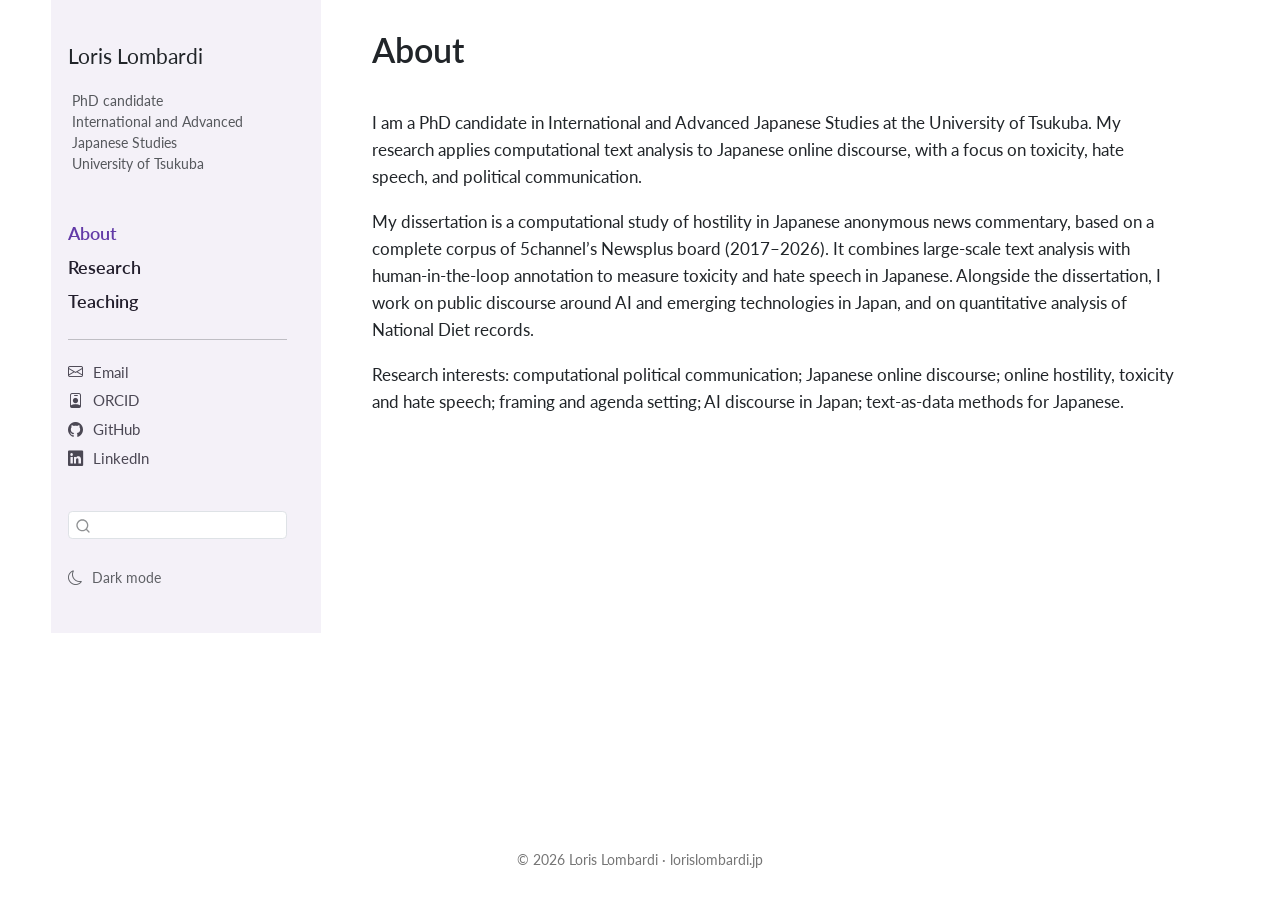
<file: docs/index.html>
<!DOCTYPE html>
<html xmlns="http://www.w3.org/1999/xhtml" lang="en" xml:lang="en"><head>

<meta charset="utf-8">
<meta name="generator" content="quarto-1.10.18">

<meta name="viewport" content="width=device-width, initial-scale=1.0, user-scalable=yes">


<title>About – Loris Lombardi</title>
<style>
/* Default styles provided by pandoc.
** See https://pandoc.org/MANUAL.html#variables-for-html for config info.
*/
span.smallcaps{font-variant: small-caps;}
div.columns{display: flex; gap: 1.5em;}
div.column{flex: auto;}
@media screen {
div.columns{gap: min(4vw, 1.5em);}
div.column{overflow-x: auto;}
}
div.hanging-indent{margin-left: 1.5em; text-indent: -1.5em;}
ul.task-list{list-style: none;}
ul.task-list li input[type="checkbox"] {
  width: 0.8em;
  margin: 0 0.8em 0.2em -1em; /* quarto-specific, see https://github.com/quarto-dev/quarto-cli/issues/4556 */ 
  vertical-align: middle;
}
</style>


<script src="site_libs/quarto-nav/quarto-nav.js"></script>
<script src="site_libs/quarto-nav/headroom.min.js"></script>
<script src="site_libs/clipboard/clipboard.min.js"></script>
<script src="site_libs/quarto-search/autocomplete.umd.js"></script>
<script src="site_libs/quarto-search/fuse.min.js"></script>
<script src="site_libs/quarto-search/quarto-search.js"></script>
<meta name="quarto:offset" content="./">
<script src="site_libs/quarto-html/quarto.js" type="module"></script>
<script src="site_libs/quarto-html/tabsets/tabsets.js" type="module"></script>
<script src="site_libs/quarto-html/popper.min.js"></script>
<script src="site_libs/quarto-html/tippy.umd.min.js"></script>
<script src="site_libs/quarto-html/anchor.min.js"></script>
<link href="site_libs/quarto-html/tippy.css" rel="stylesheet">
<link href="site_libs/quarto-html/quarto-syntax-highlighting-64a204ab8560d761af7679ceaba22944.css" rel="stylesheet" class="quarto-color-scheme" id="quarto-text-highlighting-styles">
<link href="site_libs/quarto-html/quarto-syntax-highlighting-dark-b85bc7c33db8c58e0ec93c3465666fed.css" rel="stylesheet" class="quarto-color-scheme quarto-color-alternate" id="quarto-text-highlighting-styles">
<link href="site_libs/quarto-html/quarto-syntax-highlighting-64a204ab8560d761af7679ceaba22944.css" rel="stylesheet" class="quarto-color-scheme-extra" id="quarto-text-highlighting-styles">
<script src="site_libs/bootstrap/bootstrap.min.js"></script>
<link href="site_libs/bootstrap/bootstrap-icons.css" rel="stylesheet">
<link href="site_libs/bootstrap/bootstrap-3578c9d876ef4ba73c125dac4809cf32.min.css" rel="stylesheet" append-hash="true" class="quarto-color-scheme" id="quarto-bootstrap" data-mode="light">
<link href="site_libs/bootstrap/bootstrap-dark-7be90fed70df897961aa5caa4abe3116.min.css" rel="stylesheet" append-hash="true" class="quarto-color-scheme quarto-color-alternate" id="quarto-bootstrap" data-mode="dark">
<link href="site_libs/bootstrap/bootstrap-3578c9d876ef4ba73c125dac4809cf32.min.css" rel="stylesheet" append-hash="true" class="quarto-color-scheme-extra" id="quarto-bootstrap" data-mode="light">
<script id="quarto-search-options" type="application/json">{
  "location": "sidebar",
  "copy-button": false,
  "collapse-after": 3,
  "panel-placement": "start",
  "type": "textbox",
  "limit": 50,
  "keyboard-shortcut": [
    "f",
    "/",
    "s"
  ],
  "language": {
    "search-no-results-text": "No results",
    "search-matching-documents-text": "matching documents",
    "search-copy-link-title": "Copy link to search",
    "search-hide-matches-text": "Hide additional matches",
    "search-more-match-text": "more match in this document",
    "search-more-matches-text": "more matches in this document",
    "search-clear-button-title": "Clear",
    "search-text-placeholder": "",
    "search-detached-cancel-button-title": "Cancel",
    "search-submit-button-title": "Submit",
    "search-label": "Search"
  }
}</script>


<link rel="stylesheet" href="style.css">
</head>

<body class="nav-sidebar floating fullcontent quarto-light"><script id="quarto-html-before-body" type="application/javascript">
    const toggleBodyColorMode = (bsSheetEl) => {
      const mode = bsSheetEl.getAttribute("data-mode");
      const bodyEl = window.document.querySelector("body");
      if (mode === "dark") {
        bodyEl.classList.add("quarto-dark");
        bodyEl.classList.remove("quarto-light");
      } else {
        bodyEl.classList.add("quarto-light");
        bodyEl.classList.remove("quarto-dark");
      }
    }
    const toggleBodyColorPrimary = () => {
      const bsSheetEl = window.document.querySelector("link#quarto-bootstrap:not([rel=disabled-stylesheet])");
      if (bsSheetEl) {
        toggleBodyColorMode(bsSheetEl);
      }
    }
    const setColorSchemeToggle = (alternate) => {
      const toggles = window.document.querySelectorAll('.quarto-color-scheme-toggle');
      for (let i=0; i < toggles.length; i++) {
        const toggle = toggles[i];
        if (toggle) {
          if (alternate) {
            toggle.classList.add("alternate");
          } else {
            toggle.classList.remove("alternate");
          }
        }
      }
    };
    const toggleColorMode = (alternate) => {
      // Switch the stylesheets
      const primaryStylesheets = window.document.querySelectorAll('link.quarto-color-scheme:not(.quarto-color-alternate)');
      const alternateStylesheets = window.document.querySelectorAll('link.quarto-color-scheme.quarto-color-alternate');
      manageTransitions('#quarto-margin-sidebar .nav-link', false);
      if (alternate) {
        // note: dark is layered on light, we don't disable primary!
        enableStylesheet(alternateStylesheets);
        for (const sheetNode of alternateStylesheets) {
          if (sheetNode.id === "quarto-bootstrap") {
            toggleBodyColorMode(sheetNode);
          }
        }
      } else {
        disableStylesheet(alternateStylesheets);
        enableStylesheet(primaryStylesheets)
        toggleBodyColorPrimary();
      }
      manageTransitions('#quarto-margin-sidebar .nav-link', true);
      // Switch the toggles
      setColorSchemeToggle(alternate)
      // Hack to workaround the fact that safari doesn't
      // properly recolor the scrollbar when toggling (#1455)
      if (navigator.userAgent.indexOf('Safari') > 0 && navigator.userAgent.indexOf('Chrome') == -1) {
        manageTransitions("body", false);
        window.scrollTo(0, 1);
        setTimeout(() => {
          window.scrollTo(0, 0);
          manageTransitions("body", true);
        }, 40);
      }
    }
    const disableStylesheet = (stylesheets) => {
      for (let i=0; i < stylesheets.length; i++) {
        const stylesheet = stylesheets[i];
        stylesheet.rel = 'disabled-stylesheet';
      }
    }
    const enableStylesheet = (stylesheets) => {
      for (let i=0; i < stylesheets.length; i++) {
        const stylesheet = stylesheets[i];
        if(stylesheet.rel !== 'stylesheet') { // for Chrome, which will still FOUC without this check
          stylesheet.rel = 'stylesheet';
        }
      }
    }
    const manageTransitions = (selector, allowTransitions) => {
      const els = window.document.querySelectorAll(selector);
      for (let i=0; i < els.length; i++) {
        const el = els[i];
        if (allowTransitions) {
          el.classList.remove('notransition');
        } else {
          el.classList.add('notransition');
        }
      }
    }
    const isFileUrl = () => {
      return window.location.protocol === 'file:';
    }
    const hasAlternateSentinel = () => {
      let styleSentinel = getColorSchemeSentinel();
      if (styleSentinel !== null) {
        return styleSentinel === "alternate";
      } else {
        return false;
      }
    }
    const setStyleSentinel = (alternate) => {
      const value = alternate ? "alternate" : "default";
      if (!isFileUrl()) {
        window.localStorage.setItem("quarto-color-scheme", value);
      } else {
        localAlternateSentinel = value;
      }
    }
    const getColorSchemeSentinel = () => {
      if (!isFileUrl()) {
        const storageValue = window.localStorage.getItem("quarto-color-scheme");
        return storageValue != null ? storageValue : localAlternateSentinel;
      } else {
        return localAlternateSentinel;
      }
    }
    const toggleGiscusIfUsed = (isAlternate, darkModeDefault) => {
      const baseTheme = document.querySelector('#giscus-base-theme')?.value ?? 'light';
      const alternateTheme = document.querySelector('#giscus-alt-theme')?.value ?? 'dark';
      let newTheme = '';
      if(authorPrefersDark) {
        newTheme = isAlternate ? baseTheme : alternateTheme;
      } else {
        newTheme = isAlternate ? alternateTheme : baseTheme;
      }
      const changeGiscusTheme = () => {
        // From: https://github.com/giscus/giscus/issues/336
        const sendMessage = (message) => {
          const iframe = document.querySelector('iframe.giscus-frame');
          if (!iframe) return;
          iframe.contentWindow.postMessage({ giscus: message }, 'https://giscus.app');
        }
        sendMessage({
          setConfig: {
            theme: newTheme
          }
        });
      }
      const isGiscussLoaded = window.document.querySelector('iframe.giscus-frame') !== null;
      if (isGiscussLoaded) {
        changeGiscusTheme();
      }
    };
    const authorPrefersDark = false;
    const darkModeDefault = authorPrefersDark;
      document.querySelector('link#quarto-text-highlighting-styles.quarto-color-scheme-extra').rel = 'disabled-stylesheet';
      document.querySelector('link#quarto-bootstrap.quarto-color-scheme-extra').rel = 'disabled-stylesheet';
    let localAlternateSentinel = darkModeDefault ? 'alternate' : 'default';
    // Dark / light mode switch
    window.quartoToggleColorScheme = () => {
      // Read the current dark / light value
      let toAlternate = !hasAlternateSentinel();
      toggleColorMode(toAlternate);
      setStyleSentinel(toAlternate);
      toggleGiscusIfUsed(toAlternate, darkModeDefault);
      window.dispatchEvent(new Event('resize'));
    };
    // Switch to dark mode if need be
    if (hasAlternateSentinel()) {
      toggleColorMode(true);
    } else {
      toggleColorMode(false);
    }
  </script>

<div id="quarto-search-results"></div>
  <header id="quarto-header" class="headroom fixed-top">
  <nav class="quarto-secondary-nav">
    <div class="container-fluid d-flex">
      <button type="button" class="quarto-btn-toggle btn" data-bs-toggle="collapse" role="button" data-bs-target=".quarto-sidebar-collapse-item" aria-controls="quarto-sidebar" aria-expanded="false" aria-label="Toggle sidebar navigation" onclick="if (window.quartoToggleHeadroom) { window.quartoToggleHeadroom(); }">
        <i class="bi bi-layout-text-sidebar-reverse"></i>
      </button>
        <nav class="quarto-page-breadcrumbs" aria-label="breadcrumb"><ol class="breadcrumb"><li class="breadcrumb-item"><a href="./index.html">About</a></li></ol></nav>
        <a class="flex-grow-1" role="navigation" data-bs-toggle="collapse" data-bs-target=".quarto-sidebar-collapse-item" aria-controls="quarto-sidebar" aria-expanded="false" aria-label="Toggle sidebar navigation" onclick="if (window.quartoToggleHeadroom) { window.quartoToggleHeadroom(); }">      
        </a>
      <button type="button" class="btn quarto-search-button" aria-label="Search" onclick="window.quartoOpenSearch();">
        <i class="bi bi-search"></i>
      </button>
    </div>
  </nav>
</header>
<!-- content -->
<div id="quarto-content" class="quarto-container page-columns page-rows-contents page-layout-article">
<!-- sidebar -->
  <nav id="quarto-sidebar" class="sidebar collapse collapse-horizontal quarto-sidebar-collapse-item sidebar-navigation floating overflow-auto"><div class="quarto-sidebar-header"><div class="sidebar-header-item">
<div class="profile">
<div class="portrait" aria-hidden="true">

</div>
<p class="profile-role">
PhD candidate<br>International and Advanced Japanese Studies<br>University of Tsukuba
</p>
</div>
</div></div>
    <div class="pt-lg-2 mt-2 text-left sidebar-header">
    <div class="sidebar-title mb-0 py-0">
      <a href="./">Loris Lombardi</a> 
        <div class="sidebar-tools-main">
  <a href="" class="quarto-color-scheme-toggle quarto-navigation-tool  px-1" onclick="window.quartoToggleColorScheme(); return false;" title="Toggle dark mode"><i class="bi"></i></a>
</div>
    </div>
      </div>
        <div class="mt-2 flex-shrink-0 align-items-center">
        <div class="sidebar-search">
        <div id="quarto-search" class="" title="Search"></div>
        </div>
        </div>
    <div class="sidebar-menu-container"> 
    <ul class="list-unstyled mt-1">
        <li class="sidebar-item">
  <div class="sidebar-item-container"> 
  <a href="./index.html" class="sidebar-item-text sidebar-link active">
 <span class="menu-text">About</span></a>
  </div>
</li>
        <li class="sidebar-item">
  <div class="sidebar-item-container"> 
  <a href="./research.html" class="sidebar-item-text sidebar-link">
 <span class="menu-text">Research</span></a>
  </div>
</li>
        <li class="sidebar-item">
  <div class="sidebar-item-container"> 
  <a href="./teaching.html" class="sidebar-item-text sidebar-link">
 <span class="menu-text">Teaching</span></a>
  </div>
</li>
        <li class="px-0"><hr class="sidebar-divider hi "></li>
        <li class="sidebar-item">
  <div class="sidebar-item-container"> 
  <a href="mailto:loris.lombardi.jp@gmail.com" class="sidebar-item-text sidebar-link"><i class="bi bi-envelope" role="img">
</i> 
 <span class="menu-text">Email</span></a>
  </div>
</li>
        <li class="sidebar-item">
  <div class="sidebar-item-container"> 
  <a href="https://orcid.org/0009-0002-4915-1750" class="sidebar-item-text sidebar-link"><i class="bi bi-person-badge" role="img">
</i> 
 <span class="menu-text">ORCID</span></a>
  </div>
</li>
        <li class="sidebar-item">
  <div class="sidebar-item-container"> 
  <a href="https://github.com/lolonifuji" class="sidebar-item-text sidebar-link"><i class="bi bi-github" role="img">
</i> 
 <span class="menu-text">GitHub</span></a>
  </div>
</li>
        <li class="sidebar-item">
  <div class="sidebar-item-container"> 
  <a href="https://www.linkedin.com/in/lorislombardi" class="sidebar-item-text sidebar-link"><i class="bi bi-linkedin" role="img">
</i> 
 <span class="menu-text">LinkedIn</span></a>
  </div>
</li>
    </ul>
    </div>
<div class="quarto-sidebar-footer"><div class="sidebar-footer-item">
<div class="theme-switch">
<p><a href="#" class="theme-toggle" role="button" aria-label="Toggle dark mode" onclick="window.quartoToggleColorScheme(); return false;"><span class="to-dark"><i class="bi bi-moon"></i> Dark mode</span><span class="to-light"><i class="bi bi-sun"></i> Light mode</span></a></p>
</div>
</div></div></nav>
<div id="quarto-sidebar-glass" class="quarto-sidebar-collapse-item" data-bs-toggle="collapse" data-bs-target=".quarto-sidebar-collapse-item"></div>
<!-- margin-sidebar -->
    
<!-- main -->
<main class="content" id="quarto-document-content">


<header id="title-block-header" class="quarto-title-block default">
<div class="quarto-title">
<h1 class="title">About</h1>
</div>



<div class="quarto-title-meta">

    
  
    
  </div>
  


</header>


<p>I am a PhD candidate in International and Advanced Japanese Studies at the University of Tsukuba. My research applies computational text analysis to Japanese online discourse, with a focus on toxicity, hate speech, and political communication.</p>
<p>My dissertation is a computational study of hostility in Japanese anonymous news commentary, based on a complete corpus of 5channel’s Newsplus board (2017–2026). It combines large-scale text analysis with human-in-the-loop annotation to measure toxicity and hate speech in Japanese. Alongside the dissertation, I work on public discourse around AI and emerging technologies in Japan, and on quantitative analysis of National Diet records.</p>
<p>Research interests: computational political communication; Japanese online discourse; online hostility, toxicity and hate speech; framing and agenda setting; AI discourse in Japan; text-as-data methods for Japanese.</p>



</main> <!-- /main -->
<script id="quarto-html-after-body" type="application/javascript">
  window.document.addEventListener("DOMContentLoaded", function (event) {
    // Ensure there is a toggle, if there isn't float one in the top right
    if (window.document.querySelector('.quarto-color-scheme-toggle') === null) {
      const a = window.document.createElement('a');
      a.classList.add('top-right');
      a.classList.add('quarto-color-scheme-toggle');
      a.href = "";
      a.onclick = function() { try { window.quartoToggleColorScheme(); } catch {} return false; };
      const i = window.document.createElement("i");
      i.classList.add('bi');
      a.appendChild(i);
      window.document.body.appendChild(a);
    }
    setColorSchemeToggle(hasAlternateSentinel())
    const icon = "";
    const anchorJS = new window.AnchorJS();
    anchorJS.options = {
      placement: 'right',
      icon: icon
    };
    anchorJS.add('.anchored');
    const isCodeAnnotation = (el) => {
      for (const clz of el.classList) {
        if (clz.startsWith('code-annotation-')) {                     
          return true;
        }
      }
      return false;
    }
    const onCopySuccess = function(e) {
      // button target
      const button = e.trigger;
      // don't keep focus
      button.blur();
      // flash "checked"
      button.classList.add('code-copy-button-checked');
      var currentTitle = button.getAttribute("title");
      button.setAttribute("title", "Copied!");
      let tooltip;
      if (window.bootstrap) {
        button.setAttribute("data-bs-toggle", "tooltip");
        button.setAttribute("data-bs-placement", "left");
        button.setAttribute("data-bs-title", "Copied!");
        tooltip = new bootstrap.Tooltip(button, 
          { trigger: "manual", 
            customClass: "code-copy-button-tooltip",
            offset: [0, -8]});
        tooltip.show();    
      }
      setTimeout(function() {
        if (tooltip) {
          tooltip.hide();
          button.removeAttribute("data-bs-title");
          button.removeAttribute("data-bs-toggle");
          button.removeAttribute("data-bs-placement");
        }
        button.setAttribute("title", currentTitle);
        button.classList.remove('code-copy-button-checked');
      }, 1000);
      // clear code selection
      e.clearSelection();
    }
    const getTextToCopy = function(trigger) {
      const outerScaffold = trigger.parentElement.cloneNode(true);
      const codeEl = outerScaffold.querySelector('code');
      for (const childEl of codeEl.children) {
        if (isCodeAnnotation(childEl)) {
          childEl.remove();
        }
      }
      return codeEl.innerText;
    }
    const clipboard = new window.ClipboardJS('.code-copy-button:not([data-in-quarto-modal])', {
      text: getTextToCopy
    });
    clipboard.on('success', onCopySuccess);
    if (window.document.getElementById('quarto-embedded-source-code-modal')) {
      const clipboardModal = new window.ClipboardJS('.code-copy-button[data-in-quarto-modal]', {
        text: getTextToCopy,
        container: window.document.getElementById('quarto-embedded-source-code-modal')
      });
      clipboardModal.on('success', onCopySuccess);
    }
      var localhostRegex = new RegExp(/^(?:http|https):\/\/localhost\:?[0-9]*\//);
      var mailtoRegex = new RegExp(/^mailto:/);
        var filterRegex = new RegExp("https:\/\/lorislombardi\.jp");
      var isInternal = (href) => {
          return filterRegex.test(href) || localhostRegex.test(href) || mailtoRegex.test(href);
      }
      // Inspect non-navigation links and adorn them if external
     var links = window.document.querySelectorAll('a[href]:not(.nav-link):not(.navbar-brand):not(.toc-action):not(.sidebar-link):not(.sidebar-item-toggle):not(.pagination-link):not(.no-external):not([aria-hidden]):not(.dropdown-item):not(.quarto-navigation-tool):not(.about-link)');
      for (var i=0; i<links.length; i++) {
        const link = links[i];
        if (!isInternal(link.href)) {
          // undo the damage that might have been done by quarto-nav.js in the case of
          // links that we want to consider external
          if (link.dataset.originalHref !== undefined) {
            link.href = link.dataset.originalHref;
          }
        }
      }
    function tippyHover(el, contentFn, onTriggerFn, onUntriggerFn) {
      const config = {
        allowHTML: true,
        maxWidth: 500,
        delay: 100,
        arrow: false,
        appendTo: function(el) {
            return el.parentElement;
        },
        interactive: true,
        interactiveBorder: 10,
        theme: 'quarto',
        placement: 'bottom-start',
      };
      if (contentFn) {
        config.content = contentFn;
      }
      if (onTriggerFn) {
        config.onTrigger = onTriggerFn;
      }
      if (onUntriggerFn) {
        config.onUntrigger = onUntriggerFn;
      }
      window.tippy(el, config); 
    }
    const noterefs = window.document.querySelectorAll('a[role="doc-noteref"]');
    for (var i=0; i<noterefs.length; i++) {
      const ref = noterefs[i];
      tippyHover(ref, function() {
        // use id or data attribute instead here
        let href = ref.getAttribute('data-footnote-href') || ref.getAttribute('href');
        try { href = new URL(href).hash; } catch {}
        const id = href.replace(/^#\/?/, "");
        const note = window.document.getElementById(id);
        if (note) {
          return note.innerHTML;
        } else {
          return "";
        }
      });
    }
    const xrefs = window.document.querySelectorAll('a.quarto-xref');
    const processXRef = (id, note) => {
      // Strip column container classes
      const stripColumnClz = (el) => {
        el.classList.remove("page-full", "page-columns");
        if (el.children) {
          for (const child of el.children) {
            stripColumnClz(child);
          }
        }
      }
      stripColumnClz(note)
      if (id === null || id.startsWith('sec-')) {
        // Special case sections, only their first couple elements
        const container = document.createElement("div");
        if (note.children && note.children.length > 2) {
          container.appendChild(note.children[0].cloneNode(true));
          for (let i = 1; i < note.children.length; i++) {
            const child = note.children[i];
            if (child.tagName === "P" && child.innerText === "") {
              continue;
            } else {
              container.appendChild(child.cloneNode(true));
              break;
            }
          }
          if (window.Quarto?.typesetMath) {
            window.Quarto.typesetMath(container);
          }
          return container.innerHTML
        } else {
          if (window.Quarto?.typesetMath) {
            window.Quarto.typesetMath(note);
          }
          return note.innerHTML;
        }
      } else {
        // Remove any anchor links if they are present
        const anchorLink = note.querySelector('a.anchorjs-link');
        if (anchorLink) {
          anchorLink.remove();
        }
        if (window.Quarto?.typesetMath) {
          window.Quarto.typesetMath(note);
        }
        if (note.classList.contains("callout")) {
          return note.outerHTML;
        } else {
          return note.innerHTML;
        }
      }
    }
    for (var i=0; i<xrefs.length; i++) {
      const xref = xrefs[i];
      tippyHover(xref, undefined, function(instance) {
        instance.disable();
        let url = xref.getAttribute('href');
        let hash = undefined; 
        if (url.startsWith('#')) {
          hash = url;
        } else {
          try { hash = new URL(url).hash; } catch {}
        }
        if (hash) {
          const id = hash.replace(/^#\/?/, "");
          const note = window.document.getElementById(id);
          if (note !== null) {
            try {
              const html = processXRef(id, note.cloneNode(true));
              instance.setContent(html);
            } finally {
              instance.enable();
              instance.show();
            }
          } else {
            // See if we can fetch this
            fetch(url.split('#')[0])
            .then(res => res.text())
            .then(html => {
              const parser = new DOMParser();
              const htmlDoc = parser.parseFromString(html, "text/html");
              const note = htmlDoc.getElementById(id);
              if (note !== null) {
                const html = processXRef(id, note);
                instance.setContent(html);
              } 
            }).finally(() => {
              instance.enable();
              instance.show();
            });
          }
        } else {
          // See if we can fetch a full url (with no hash to target)
          // This is a special case and we should probably do some content thinning / targeting
          fetch(url)
          .then(res => res.text())
          .then(html => {
            const parser = new DOMParser();
            const htmlDoc = parser.parseFromString(html, "text/html");
            const note = htmlDoc.querySelector('main.content');
            if (note !== null) {
              // This should only happen for chapter cross references
              // (since there is no id in the URL)
              // remove the first header
              if (note.children.length > 0 && note.children[0].tagName === "HEADER") {
                note.children[0].remove();
              }
              const html = processXRef(null, note);
              instance.setContent(html);
            } 
          }).finally(() => {
            instance.enable();
            instance.show();
          });
        }
      }, function(instance) {
      });
    }
        let selectedAnnoteEl;
        const selectorForAnnotation = ( cell, annotation) => {
          let cellAttr = 'data-code-cell="' + cell + '"';
          let lineAttr = 'data-code-annotation="' +  annotation + '"';
          const selector = 'span[' + cellAttr + '][' + lineAttr + ']';
          return selector;
        }
        const selectCodeLines = (annoteEl) => {
          const doc = window.document;
          const targetCell = annoteEl.getAttribute("data-target-cell");
          const targetAnnotation = annoteEl.getAttribute("data-target-annotation");
          const annoteSpan = window.document.querySelector(selectorForAnnotation(targetCell, targetAnnotation));
          const lines = annoteSpan.getAttribute("data-code-lines").split(",");
          const lineIds = lines.map((line) => {
            return targetCell + "-" + line;
          })
          let top = null;
          let height = null;
          let parent = null;
          if (lineIds.length > 0) {
              //compute the position of the single el (top and bottom and make a div)
              const el = window.document.getElementById(lineIds[0]);
              top = el.offsetTop;
              height = el.offsetHeight;
              parent = el.parentElement.parentElement;
            if (lineIds.length > 1) {
              const lastEl = window.document.getElementById(lineIds[lineIds.length - 1]);
              const bottom = lastEl.offsetTop + lastEl.offsetHeight;
              height = bottom - top;
            }
            if (top !== null && height !== null && parent !== null) {
              // cook up a div (if necessary) and position it 
              let div = window.document.getElementById("code-annotation-line-highlight");
              if (div === null) {
                div = window.document.createElement("div");
                div.setAttribute("id", "code-annotation-line-highlight");
                div.style.position = 'absolute';
                parent.appendChild(div);
              }
              div.style.top = top - 2 + "px";
              div.style.height = height + 4 + "px";
              div.style.left = 0;
              let gutterDiv = window.document.getElementById("code-annotation-line-highlight-gutter");
              if (gutterDiv === null) {
                gutterDiv = window.document.createElement("div");
                gutterDiv.setAttribute("id", "code-annotation-line-highlight-gutter");
                gutterDiv.style.position = 'absolute';
                const codeCell = window.document.getElementById(targetCell);
                const gutter = codeCell.querySelector('.code-annotation-gutter');
                gutter.appendChild(gutterDiv);
              }
              gutterDiv.style.top = top - 2 + "px";
              gutterDiv.style.height = height + 4 + "px";
            }
            selectedAnnoteEl = annoteEl;
          }
        };
        const unselectCodeLines = () => {
          const elementsIds = ["code-annotation-line-highlight", "code-annotation-line-highlight-gutter"];
          elementsIds.forEach((elId) => {
            const div = window.document.getElementById(elId);
            if (div) {
              div.remove();
            }
          });
          selectedAnnoteEl = undefined;
        };
          // Handle positioning of the toggle
      window.addEventListener(
        "resize",
        throttle(() => {
          elRect = undefined;
          if (selectedAnnoteEl) {
            selectCodeLines(selectedAnnoteEl);
          }
        }, 10)
      );
      function throttle(fn, ms) {
      let throttle = false;
      let timer;
        return (...args) => {
          if(!throttle) { // first call gets through
              fn.apply(this, args);
              throttle = true;
          } else { // all the others get throttled
              if(timer) clearTimeout(timer); // cancel #2
              timer = setTimeout(() => {
                fn.apply(this, args);
                timer = throttle = false;
              }, ms);
          }
        };
      }
        // Attach click handler to the DT
        const annoteDls = window.document.querySelectorAll('dt[data-target-cell]');
        for (const annoteDlNode of annoteDls) {
          annoteDlNode.addEventListener('click', (event) => {
            const clickedEl = event.target;
            if (clickedEl !== selectedAnnoteEl) {
              unselectCodeLines();
              const activeEl = window.document.querySelector('dt[data-target-cell].code-annotation-active');
              if (activeEl) {
                activeEl.classList.remove('code-annotation-active');
              }
              selectCodeLines(clickedEl);
              clickedEl.classList.add('code-annotation-active');
            } else {
              // Unselect the line
              unselectCodeLines();
              clickedEl.classList.remove('code-annotation-active');
            }
          });
        }
    const findCites = (el) => {
      const parentEl = el.parentElement;
      if (parentEl) {
        const cites = parentEl.dataset.cites;
        if (cites) {
          return {
            el,
            cites: cites.split(' ')
          };
        } else {
          return findCites(el.parentElement)
        }
      } else {
        return undefined;
      }
    };
    var bibliorefs = window.document.querySelectorAll('a[role="doc-biblioref"]');
    for (var i=0; i<bibliorefs.length; i++) {
      const ref = bibliorefs[i];
      const citeInfo = findCites(ref);
      if (citeInfo) {
        tippyHover(citeInfo.el, function() {
          var popup = window.document.createElement('div');
          citeInfo.cites.forEach(function(cite) {
            var citeDiv = window.document.createElement('div');
            citeDiv.classList.add('hanging-indent');
            citeDiv.classList.add('csl-entry');
            var biblioDiv = window.document.getElementById('ref-' + cite);
            if (biblioDiv) {
              citeDiv.innerHTML = biblioDiv.innerHTML;
            }
            popup.appendChild(citeDiv);
          });
          return popup.innerHTML;
        });
      }
    }
  });
  </script>
</div> <!-- /content -->
<footer class="footer">
  <div class="nav-footer">
    <div class="nav-footer-left">
      &nbsp;
    </div>   
    <div class="nav-footer-center">
<p>© 2026 Loris Lombardi · lorislombardi.jp</p>
</div>
    <div class="nav-footer-right">
      &nbsp;
    </div>
  </div>
</footer>




</body></html>
</file>
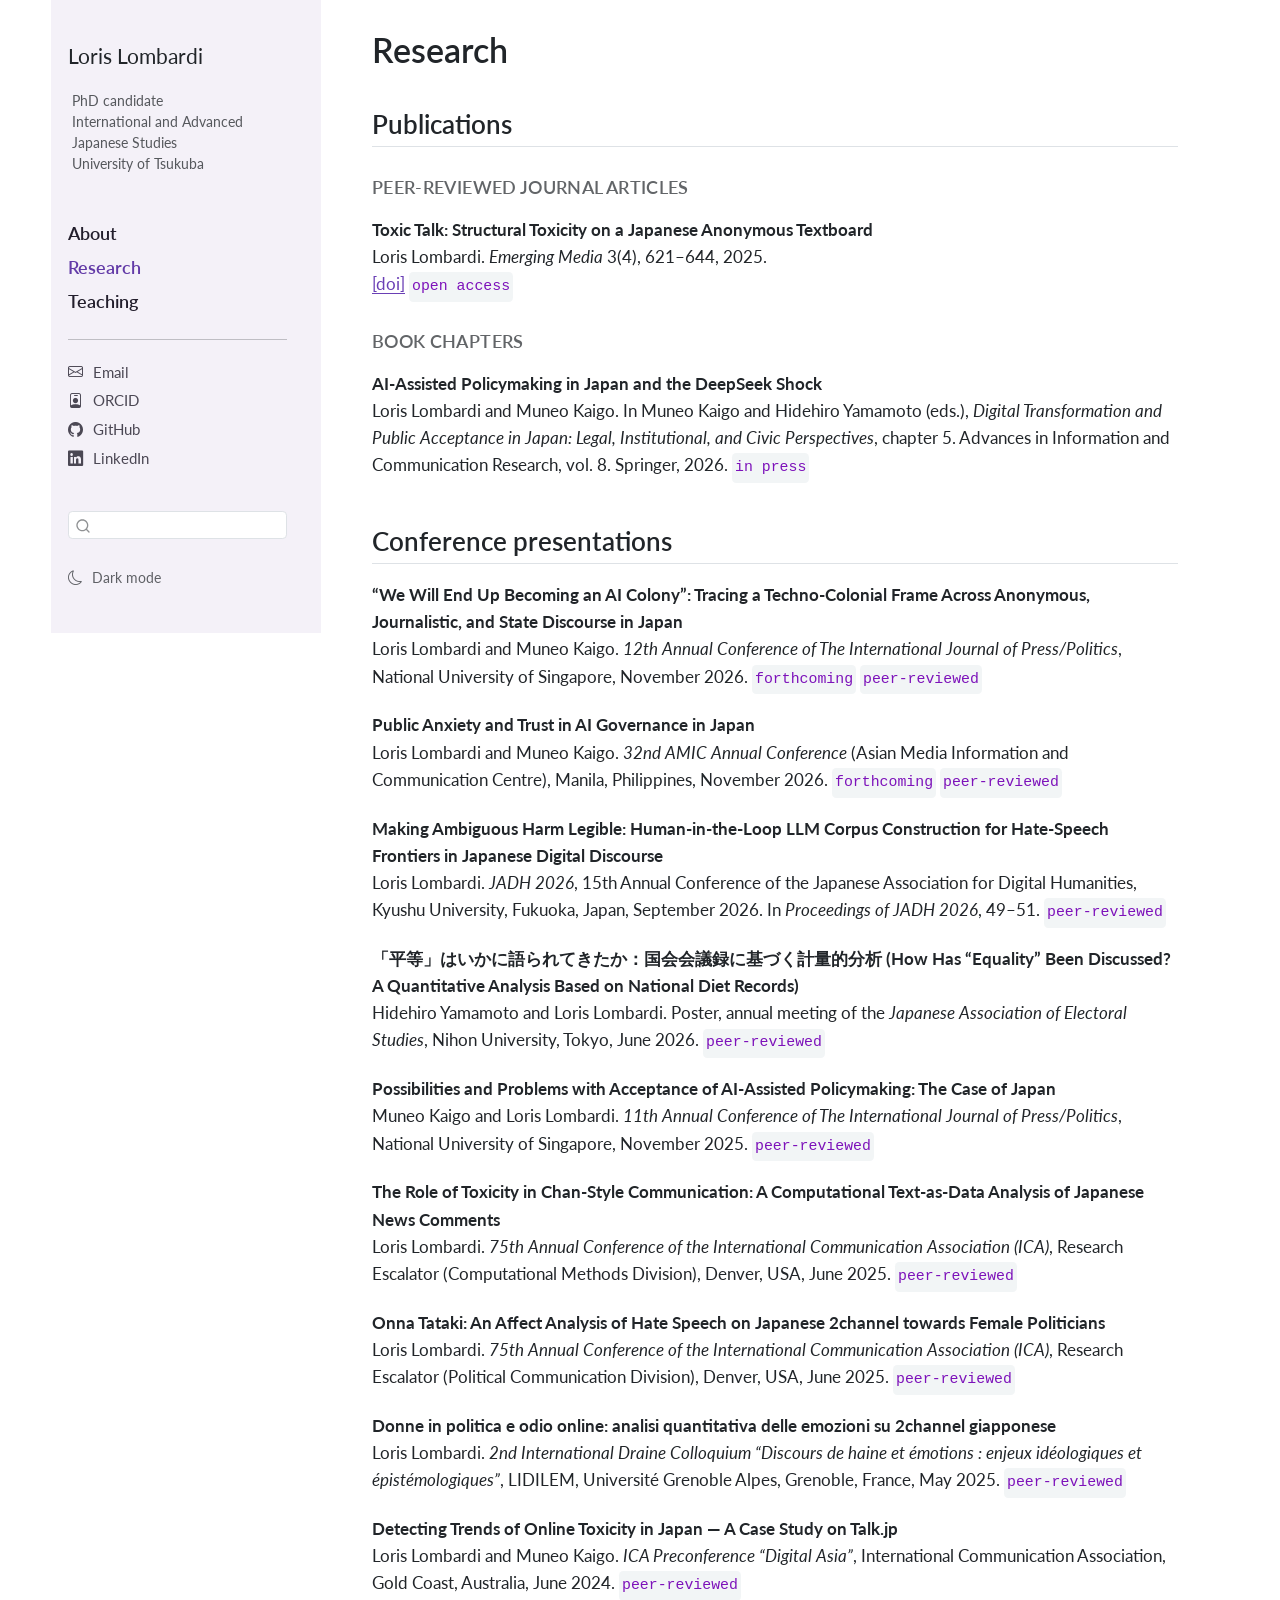
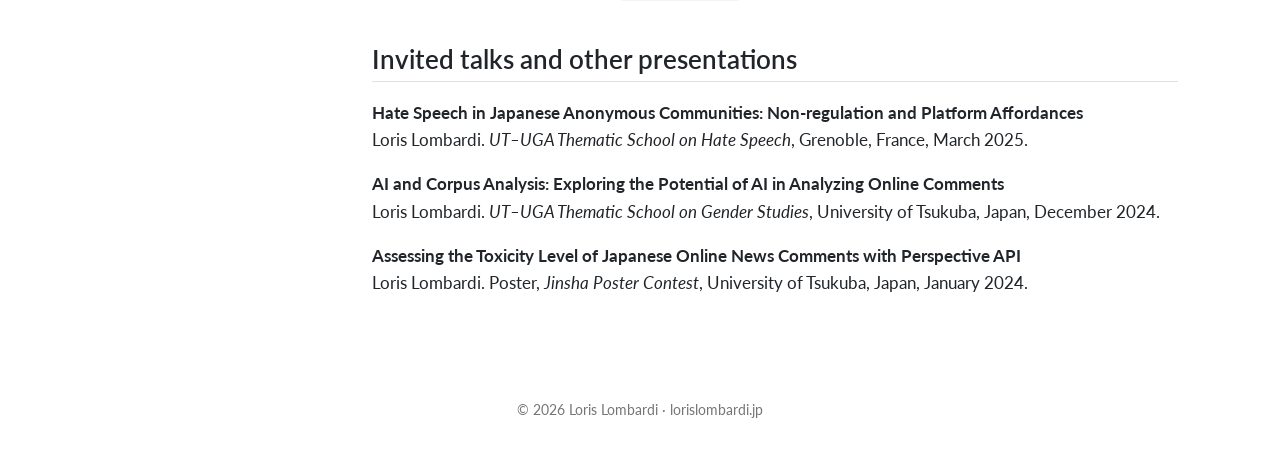
<file: docs/research.html>
<!DOCTYPE html>
<html xmlns="http://www.w3.org/1999/xhtml" lang="en" xml:lang="en"><head>

<meta charset="utf-8">
<meta name="generator" content="quarto-1.10.18">

<meta name="viewport" content="width=device-width, initial-scale=1.0, user-scalable=yes">


<title>Research – Loris Lombardi</title>
<style>
/* Default styles provided by pandoc.
** See https://pandoc.org/MANUAL.html#variables-for-html for config info.
*/
span.smallcaps{font-variant: small-caps;}
div.columns{display: flex; gap: 1.5em;}
div.column{flex: auto;}
@media screen {
div.columns{gap: min(4vw, 1.5em);}
div.column{overflow-x: auto;}
}
div.hanging-indent{margin-left: 1.5em; text-indent: -1.5em;}
ul.task-list{list-style: none;}
ul.task-list li input[type="checkbox"] {
  width: 0.8em;
  margin: 0 0.8em 0.2em -1em; /* quarto-specific, see https://github.com/quarto-dev/quarto-cli/issues/4556 */ 
  vertical-align: middle;
}
</style>


<script src="site_libs/quarto-nav/quarto-nav.js"></script>
<script src="site_libs/quarto-nav/headroom.min.js"></script>
<script src="site_libs/clipboard/clipboard.min.js"></script>
<script src="site_libs/quarto-search/autocomplete.umd.js"></script>
<script src="site_libs/quarto-search/fuse.min.js"></script>
<script src="site_libs/quarto-search/quarto-search.js"></script>
<meta name="quarto:offset" content="./">
<script src="site_libs/quarto-html/quarto.js" type="module"></script>
<script src="site_libs/quarto-html/tabsets/tabsets.js" type="module"></script>
<script src="site_libs/quarto-html/popper.min.js"></script>
<script src="site_libs/quarto-html/tippy.umd.min.js"></script>
<script src="site_libs/quarto-html/anchor.min.js"></script>
<link href="site_libs/quarto-html/tippy.css" rel="stylesheet">
<link href="site_libs/quarto-html/quarto-syntax-highlighting-64a204ab8560d761af7679ceaba22944.css" rel="stylesheet" class="quarto-color-scheme" id="quarto-text-highlighting-styles">
<link href="site_libs/quarto-html/quarto-syntax-highlighting-dark-b85bc7c33db8c58e0ec93c3465666fed.css" rel="stylesheet" class="quarto-color-scheme quarto-color-alternate" id="quarto-text-highlighting-styles">
<link href="site_libs/quarto-html/quarto-syntax-highlighting-64a204ab8560d761af7679ceaba22944.css" rel="stylesheet" class="quarto-color-scheme-extra" id="quarto-text-highlighting-styles">
<script src="site_libs/bootstrap/bootstrap.min.js"></script>
<link href="site_libs/bootstrap/bootstrap-icons.css" rel="stylesheet">
<link href="site_libs/bootstrap/bootstrap-3578c9d876ef4ba73c125dac4809cf32.min.css" rel="stylesheet" append-hash="true" class="quarto-color-scheme" id="quarto-bootstrap" data-mode="light">
<link href="site_libs/bootstrap/bootstrap-dark-7be90fed70df897961aa5caa4abe3116.min.css" rel="stylesheet" append-hash="true" class="quarto-color-scheme quarto-color-alternate" id="quarto-bootstrap" data-mode="dark">
<link href="site_libs/bootstrap/bootstrap-3578c9d876ef4ba73c125dac4809cf32.min.css" rel="stylesheet" append-hash="true" class="quarto-color-scheme-extra" id="quarto-bootstrap" data-mode="light">
<script id="quarto-search-options" type="application/json">{
  "location": "sidebar",
  "copy-button": false,
  "collapse-after": 3,
  "panel-placement": "start",
  "type": "textbox",
  "limit": 50,
  "keyboard-shortcut": [
    "f",
    "/",
    "s"
  ],
  "language": {
    "search-no-results-text": "No results",
    "search-matching-documents-text": "matching documents",
    "search-copy-link-title": "Copy link to search",
    "search-hide-matches-text": "Hide additional matches",
    "search-more-match-text": "more match in this document",
    "search-more-matches-text": "more matches in this document",
    "search-clear-button-title": "Clear",
    "search-text-placeholder": "",
    "search-detached-cancel-button-title": "Cancel",
    "search-submit-button-title": "Submit",
    "search-label": "Search"
  }
}</script>


<link rel="stylesheet" href="style.css">
</head>

<body class="nav-sidebar floating fullcontent quarto-light"><script id="quarto-html-before-body" type="application/javascript">
    const toggleBodyColorMode = (bsSheetEl) => {
      const mode = bsSheetEl.getAttribute("data-mode");
      const bodyEl = window.document.querySelector("body");
      if (mode === "dark") {
        bodyEl.classList.add("quarto-dark");
        bodyEl.classList.remove("quarto-light");
      } else {
        bodyEl.classList.add("quarto-light");
        bodyEl.classList.remove("quarto-dark");
      }
    }
    const toggleBodyColorPrimary = () => {
      const bsSheetEl = window.document.querySelector("link#quarto-bootstrap:not([rel=disabled-stylesheet])");
      if (bsSheetEl) {
        toggleBodyColorMode(bsSheetEl);
      }
    }
    const setColorSchemeToggle = (alternate) => {
      const toggles = window.document.querySelectorAll('.quarto-color-scheme-toggle');
      for (let i=0; i < toggles.length; i++) {
        const toggle = toggles[i];
        if (toggle) {
          if (alternate) {
            toggle.classList.add("alternate");
          } else {
            toggle.classList.remove("alternate");
          }
        }
      }
    };
    const toggleColorMode = (alternate) => {
      // Switch the stylesheets
      const primaryStylesheets = window.document.querySelectorAll('link.quarto-color-scheme:not(.quarto-color-alternate)');
      const alternateStylesheets = window.document.querySelectorAll('link.quarto-color-scheme.quarto-color-alternate');
      manageTransitions('#quarto-margin-sidebar .nav-link', false);
      if (alternate) {
        // note: dark is layered on light, we don't disable primary!
        enableStylesheet(alternateStylesheets);
        for (const sheetNode of alternateStylesheets) {
          if (sheetNode.id === "quarto-bootstrap") {
            toggleBodyColorMode(sheetNode);
          }
        }
      } else {
        disableStylesheet(alternateStylesheets);
        enableStylesheet(primaryStylesheets)
        toggleBodyColorPrimary();
      }
      manageTransitions('#quarto-margin-sidebar .nav-link', true);
      // Switch the toggles
      setColorSchemeToggle(alternate)
      // Hack to workaround the fact that safari doesn't
      // properly recolor the scrollbar when toggling (#1455)
      if (navigator.userAgent.indexOf('Safari') > 0 && navigator.userAgent.indexOf('Chrome') == -1) {
        manageTransitions("body", false);
        window.scrollTo(0, 1);
        setTimeout(() => {
          window.scrollTo(0, 0);
          manageTransitions("body", true);
        }, 40);
      }
    }
    const disableStylesheet = (stylesheets) => {
      for (let i=0; i < stylesheets.length; i++) {
        const stylesheet = stylesheets[i];
        stylesheet.rel = 'disabled-stylesheet';
      }
    }
    const enableStylesheet = (stylesheets) => {
      for (let i=0; i < stylesheets.length; i++) {
        const stylesheet = stylesheets[i];
        if(stylesheet.rel !== 'stylesheet') { // for Chrome, which will still FOUC without this check
          stylesheet.rel = 'stylesheet';
        }
      }
    }
    const manageTransitions = (selector, allowTransitions) => {
      const els = window.document.querySelectorAll(selector);
      for (let i=0; i < els.length; i++) {
        const el = els[i];
        if (allowTransitions) {
          el.classList.remove('notransition');
        } else {
          el.classList.add('notransition');
        }
      }
    }
    const isFileUrl = () => {
      return window.location.protocol === 'file:';
    }
    const hasAlternateSentinel = () => {
      let styleSentinel = getColorSchemeSentinel();
      if (styleSentinel !== null) {
        return styleSentinel === "alternate";
      } else {
        return false;
      }
    }
    const setStyleSentinel = (alternate) => {
      const value = alternate ? "alternate" : "default";
      if (!isFileUrl()) {
        window.localStorage.setItem("quarto-color-scheme", value);
      } else {
        localAlternateSentinel = value;
      }
    }
    const getColorSchemeSentinel = () => {
      if (!isFileUrl()) {
        const storageValue = window.localStorage.getItem("quarto-color-scheme");
        return storageValue != null ? storageValue : localAlternateSentinel;
      } else {
        return localAlternateSentinel;
      }
    }
    const toggleGiscusIfUsed = (isAlternate, darkModeDefault) => {
      const baseTheme = document.querySelector('#giscus-base-theme')?.value ?? 'light';
      const alternateTheme = document.querySelector('#giscus-alt-theme')?.value ?? 'dark';
      let newTheme = '';
      if(authorPrefersDark) {
        newTheme = isAlternate ? baseTheme : alternateTheme;
      } else {
        newTheme = isAlternate ? alternateTheme : baseTheme;
      }
      const changeGiscusTheme = () => {
        // From: https://github.com/giscus/giscus/issues/336
        const sendMessage = (message) => {
          const iframe = document.querySelector('iframe.giscus-frame');
          if (!iframe) return;
          iframe.contentWindow.postMessage({ giscus: message }, 'https://giscus.app');
        }
        sendMessage({
          setConfig: {
            theme: newTheme
          }
        });
      }
      const isGiscussLoaded = window.document.querySelector('iframe.giscus-frame') !== null;
      if (isGiscussLoaded) {
        changeGiscusTheme();
      }
    };
    const authorPrefersDark = false;
    const darkModeDefault = authorPrefersDark;
      document.querySelector('link#quarto-text-highlighting-styles.quarto-color-scheme-extra').rel = 'disabled-stylesheet';
      document.querySelector('link#quarto-bootstrap.quarto-color-scheme-extra').rel = 'disabled-stylesheet';
    let localAlternateSentinel = darkModeDefault ? 'alternate' : 'default';
    // Dark / light mode switch
    window.quartoToggleColorScheme = () => {
      // Read the current dark / light value
      let toAlternate = !hasAlternateSentinel();
      toggleColorMode(toAlternate);
      setStyleSentinel(toAlternate);
      toggleGiscusIfUsed(toAlternate, darkModeDefault);
      window.dispatchEvent(new Event('resize'));
    };
    // Switch to dark mode if need be
    if (hasAlternateSentinel()) {
      toggleColorMode(true);
    } else {
      toggleColorMode(false);
    }
  </script>

<div id="quarto-search-results"></div>
  <header id="quarto-header" class="headroom fixed-top">
  <nav class="quarto-secondary-nav">
    <div class="container-fluid d-flex">
      <button type="button" class="quarto-btn-toggle btn" data-bs-toggle="collapse" role="button" data-bs-target=".quarto-sidebar-collapse-item" aria-controls="quarto-sidebar" aria-expanded="false" aria-label="Toggle sidebar navigation" onclick="if (window.quartoToggleHeadroom) { window.quartoToggleHeadroom(); }">
        <i class="bi bi-layout-text-sidebar-reverse"></i>
      </button>
        <nav class="quarto-page-breadcrumbs" aria-label="breadcrumb"><ol class="breadcrumb"><li class="breadcrumb-item"><a href="./research.html">Research</a></li></ol></nav>
        <a class="flex-grow-1" role="navigation" data-bs-toggle="collapse" data-bs-target=".quarto-sidebar-collapse-item" aria-controls="quarto-sidebar" aria-expanded="false" aria-label="Toggle sidebar navigation" onclick="if (window.quartoToggleHeadroom) { window.quartoToggleHeadroom(); }">      
        </a>
      <button type="button" class="btn quarto-search-button" aria-label="Search" onclick="window.quartoOpenSearch();">
        <i class="bi bi-search"></i>
      </button>
    </div>
  </nav>
</header>
<!-- content -->
<div id="quarto-content" class="quarto-container page-columns page-rows-contents page-layout-article">
<!-- sidebar -->
  <nav id="quarto-sidebar" class="sidebar collapse collapse-horizontal quarto-sidebar-collapse-item sidebar-navigation floating overflow-auto"><div class="quarto-sidebar-header"><div class="sidebar-header-item">
<div class="profile">
<div class="portrait" aria-hidden="true">

</div>
<p class="profile-role">
PhD candidate<br>International and Advanced Japanese Studies<br>University of Tsukuba
</p>
</div>
</div></div>
    <div class="pt-lg-2 mt-2 text-left sidebar-header">
    <div class="sidebar-title mb-0 py-0">
      <a href="./">Loris Lombardi</a> 
        <div class="sidebar-tools-main">
  <a href="" class="quarto-color-scheme-toggle quarto-navigation-tool  px-1" onclick="window.quartoToggleColorScheme(); return false;" title="Toggle dark mode"><i class="bi"></i></a>
</div>
    </div>
      </div>
        <div class="mt-2 flex-shrink-0 align-items-center">
        <div class="sidebar-search">
        <div id="quarto-search" class="" title="Search"></div>
        </div>
        </div>
    <div class="sidebar-menu-container"> 
    <ul class="list-unstyled mt-1">
        <li class="sidebar-item">
  <div class="sidebar-item-container"> 
  <a href="./index.html" class="sidebar-item-text sidebar-link">
 <span class="menu-text">About</span></a>
  </div>
</li>
        <li class="sidebar-item">
  <div class="sidebar-item-container"> 
  <a href="./research.html" class="sidebar-item-text sidebar-link active">
 <span class="menu-text">Research</span></a>
  </div>
</li>
        <li class="sidebar-item">
  <div class="sidebar-item-container"> 
  <a href="./teaching.html" class="sidebar-item-text sidebar-link">
 <span class="menu-text">Teaching</span></a>
  </div>
</li>
        <li class="px-0"><hr class="sidebar-divider hi "></li>
        <li class="sidebar-item">
  <div class="sidebar-item-container"> 
  <a href="mailto:loris.lombardi.jp@gmail.com" class="sidebar-item-text sidebar-link"><i class="bi bi-envelope" role="img">
</i> 
 <span class="menu-text">Email</span></a>
  </div>
</li>
        <li class="sidebar-item">
  <div class="sidebar-item-container"> 
  <a href="https://orcid.org/0009-0002-4915-1750" class="sidebar-item-text sidebar-link"><i class="bi bi-person-badge" role="img">
</i> 
 <span class="menu-text">ORCID</span></a>
  </div>
</li>
        <li class="sidebar-item">
  <div class="sidebar-item-container"> 
  <a href="https://github.com/lolonifuji" class="sidebar-item-text sidebar-link"><i class="bi bi-github" role="img">
</i> 
 <span class="menu-text">GitHub</span></a>
  </div>
</li>
        <li class="sidebar-item">
  <div class="sidebar-item-container"> 
  <a href="https://www.linkedin.com/in/lorislombardi" class="sidebar-item-text sidebar-link"><i class="bi bi-linkedin" role="img">
</i> 
 <span class="menu-text">LinkedIn</span></a>
  </div>
</li>
    </ul>
    </div>
<div class="quarto-sidebar-footer"><div class="sidebar-footer-item">
<div class="theme-switch">
<p><a href="#" class="theme-toggle" role="button" aria-label="Toggle dark mode" onclick="window.quartoToggleColorScheme(); return false;"><span class="to-dark"><i class="bi bi-moon"></i> Dark mode</span><span class="to-light"><i class="bi bi-sun"></i> Light mode</span></a></p>
</div>
</div></div></nav>
<div id="quarto-sidebar-glass" class="quarto-sidebar-collapse-item" data-bs-toggle="collapse" data-bs-target=".quarto-sidebar-collapse-item"></div>
<!-- margin-sidebar -->
    
<!-- main -->
<main class="content" id="quarto-document-content">


<header id="title-block-header" class="quarto-title-block default">
<div class="quarto-title">
<h1 class="title">Research</h1>
</div>



<div class="quarto-title-meta">

    
  
    
  </div>
  


</header>


<section id="publications" class="level2">
<h2 class="anchored" data-anchor-id="publications">Publications</h2>
<section id="peer-reviewed-journal-articles" class="level3">
<h3 class="anchored" data-anchor-id="peer-reviewed-journal-articles">Peer-reviewed journal articles</h3>
<p><strong>Toxic Talk: Structural Toxicity on a Japanese Anonymous Textboard</strong><br>
Loris Lombardi. <em>Emerging Media</em> 3(4), 621–644, 2025.<br>
<a href="https://doi.org/10.1177/27523543251376848">[doi]</a> <code>open access</code></p>
</section>
<section id="book-chapters" class="level3">
<h3 class="anchored" data-anchor-id="book-chapters">Book chapters</h3>
<p><strong>AI-Assisted Policymaking in Japan and the DeepSeek Shock</strong><br>
Loris Lombardi and Muneo Kaigo. In Muneo Kaigo and Hidehiro Yamamoto (eds.), <em>Digital Transformation and Public Acceptance in Japan: Legal, Institutional, and Civic Perspectives</em>, chapter 5. Advances in Information and Communication Research, vol.&nbsp;8. Springer, 2026. <code>in press</code></p>
</section>
</section>
<section id="conference-presentations" class="level2">
<h2 class="anchored" data-anchor-id="conference-presentations">Conference presentations</h2>
<p><strong>“We Will End Up Becoming an AI Colony”: Tracing a Techno-Colonial Frame Across Anonymous, Journalistic, and State Discourse in Japan</strong><br>
Loris Lombardi and Muneo Kaigo. <em>12th Annual Conference of The International Journal of Press/Politics</em>, National University of Singapore, November 2026. <code>forthcoming</code> <code>peer-reviewed</code></p>
<p><strong>Public Anxiety and Trust in AI Governance in Japan</strong><br>
Loris Lombardi and Muneo Kaigo. <em>32nd AMIC Annual Conference</em> (Asian Media Information and Communication Centre), Manila, Philippines, November 2026. <code>forthcoming</code> <code>peer-reviewed</code></p>
<p><strong>Making Ambiguous Harm Legible: Human-in-the-Loop LLM Corpus Construction for Hate-Speech Frontiers in Japanese Digital Discourse</strong><br>
Loris Lombardi. <em>JADH 2026</em>, 15th Annual Conference of the Japanese Association for Digital Humanities, Kyushu University, Fukuoka, Japan, September 2026. In <em>Proceedings of JADH 2026</em>, 49–51. <code>peer-reviewed</code></p>
<p><strong>「平等」はいかに語られてきたか：国会会議録に基づく計量的分析 (How Has “Equality” Been Discussed? A Quantitative Analysis Based on National Diet Records)</strong><br>
Hidehiro Yamamoto and Loris Lombardi. Poster, annual meeting of the <em>Japanese Association of Electoral Studies</em>, Nihon University, Tokyo, June 2026. <code>peer-reviewed</code></p>
<p><strong>Possibilities and Problems with Acceptance of AI-Assisted Policymaking: The Case of Japan</strong><br>
Muneo Kaigo and Loris Lombardi. <em>11th Annual Conference of The International Journal of Press/Politics</em>, National University of Singapore, November 2025. <code>peer-reviewed</code></p>
<p><strong>The Role of Toxicity in Chan-Style Communication: A Computational Text-as-Data Analysis of Japanese News Comments</strong><br>
Loris Lombardi. <em>75th Annual Conference of the International Communication Association (ICA)</em>, Research Escalator (Computational Methods Division), Denver, USA, June 2025. <code>peer-reviewed</code></p>
<p><strong>Onna Tataki: An Affect Analysis of Hate Speech on Japanese 2channel towards Female Politicians</strong><br>
Loris Lombardi. <em>75th Annual Conference of the International Communication Association (ICA)</em>, Research Escalator (Political Communication Division), Denver, USA, June 2025. <code>peer-reviewed</code></p>
<p><strong>Donne in politica e odio online: analisi quantitativa delle emozioni su 2channel giapponese</strong><br>
Loris Lombardi. <em>2nd International Draine Colloquium “Discours de haine et émotions : enjeux idéologiques et épistémologiques”</em>, LIDILEM, Université Grenoble Alpes, Grenoble, France, May 2025. <code>peer-reviewed</code></p>
<p><strong>Detecting Trends of Online Toxicity in Japan — A Case Study on Talk.jp</strong><br>
Loris Lombardi and Muneo Kaigo. <em>ICA Preconference “Digital Asia”</em>, International Communication Association, Gold Coast, Australia, June 2024. <code>peer-reviewed</code></p>
</section>
<section id="invited-talks-and-other-presentations" class="level2">
<h2 class="anchored" data-anchor-id="invited-talks-and-other-presentations">Invited talks and other presentations</h2>
<p><strong>Hate Speech in Japanese Anonymous Communities: Non-regulation and Platform Affordances</strong><br>
Loris Lombardi. <em>UT–UGA Thematic School on Hate Speech</em>, Grenoble, France, March 2025.</p>
<p><strong>AI and Corpus Analysis: Exploring the Potential of AI in Analyzing Online Comments</strong><br>
Loris Lombardi. <em>UT–UGA Thematic School on Gender Studies</em>, University of Tsukuba, Japan, December 2024.</p>
<p><strong>Assessing the Toxicity Level of Japanese Online News Comments with Perspective API</strong><br>
Loris Lombardi. Poster, <em>Jinsha Poster Contest</em>, University of Tsukuba, Japan, January 2024.</p>


</section>

</main> <!-- /main -->
<script id="quarto-html-after-body" type="application/javascript">
  window.document.addEventListener("DOMContentLoaded", function (event) {
    // Ensure there is a toggle, if there isn't float one in the top right
    if (window.document.querySelector('.quarto-color-scheme-toggle') === null) {
      const a = window.document.createElement('a');
      a.classList.add('top-right');
      a.classList.add('quarto-color-scheme-toggle');
      a.href = "";
      a.onclick = function() { try { window.quartoToggleColorScheme(); } catch {} return false; };
      const i = window.document.createElement("i");
      i.classList.add('bi');
      a.appendChild(i);
      window.document.body.appendChild(a);
    }
    setColorSchemeToggle(hasAlternateSentinel())
    const icon = "";
    const anchorJS = new window.AnchorJS();
    anchorJS.options = {
      placement: 'right',
      icon: icon
    };
    anchorJS.add('.anchored');
    const isCodeAnnotation = (el) => {
      for (const clz of el.classList) {
        if (clz.startsWith('code-annotation-')) {                     
          return true;
        }
      }
      return false;
    }
    const onCopySuccess = function(e) {
      // button target
      const button = e.trigger;
      // don't keep focus
      button.blur();
      // flash "checked"
      button.classList.add('code-copy-button-checked');
      var currentTitle = button.getAttribute("title");
      button.setAttribute("title", "Copied!");
      let tooltip;
      if (window.bootstrap) {
        button.setAttribute("data-bs-toggle", "tooltip");
        button.setAttribute("data-bs-placement", "left");
        button.setAttribute("data-bs-title", "Copied!");
        tooltip = new bootstrap.Tooltip(button, 
          { trigger: "manual", 
            customClass: "code-copy-button-tooltip",
            offset: [0, -8]});
        tooltip.show();    
      }
      setTimeout(function() {
        if (tooltip) {
          tooltip.hide();
          button.removeAttribute("data-bs-title");
          button.removeAttribute("data-bs-toggle");
          button.removeAttribute("data-bs-placement");
        }
        button.setAttribute("title", currentTitle);
        button.classList.remove('code-copy-button-checked');
      }, 1000);
      // clear code selection
      e.clearSelection();
    }
    const getTextToCopy = function(trigger) {
      const outerScaffold = trigger.parentElement.cloneNode(true);
      const codeEl = outerScaffold.querySelector('code');
      for (const childEl of codeEl.children) {
        if (isCodeAnnotation(childEl)) {
          childEl.remove();
        }
      }
      return codeEl.innerText;
    }
    const clipboard = new window.ClipboardJS('.code-copy-button:not([data-in-quarto-modal])', {
      text: getTextToCopy
    });
    clipboard.on('success', onCopySuccess);
    if (window.document.getElementById('quarto-embedded-source-code-modal')) {
      const clipboardModal = new window.ClipboardJS('.code-copy-button[data-in-quarto-modal]', {
        text: getTextToCopy,
        container: window.document.getElementById('quarto-embedded-source-code-modal')
      });
      clipboardModal.on('success', onCopySuccess);
    }
      var localhostRegex = new RegExp(/^(?:http|https):\/\/localhost\:?[0-9]*\//);
      var mailtoRegex = new RegExp(/^mailto:/);
        var filterRegex = new RegExp("https:\/\/lorislombardi\.jp");
      var isInternal = (href) => {
          return filterRegex.test(href) || localhostRegex.test(href) || mailtoRegex.test(href);
      }
      // Inspect non-navigation links and adorn them if external
     var links = window.document.querySelectorAll('a[href]:not(.nav-link):not(.navbar-brand):not(.toc-action):not(.sidebar-link):not(.sidebar-item-toggle):not(.pagination-link):not(.no-external):not([aria-hidden]):not(.dropdown-item):not(.quarto-navigation-tool):not(.about-link)');
      for (var i=0; i<links.length; i++) {
        const link = links[i];
        if (!isInternal(link.href)) {
          // undo the damage that might have been done by quarto-nav.js in the case of
          // links that we want to consider external
          if (link.dataset.originalHref !== undefined) {
            link.href = link.dataset.originalHref;
          }
        }
      }
    function tippyHover(el, contentFn, onTriggerFn, onUntriggerFn) {
      const config = {
        allowHTML: true,
        maxWidth: 500,
        delay: 100,
        arrow: false,
        appendTo: function(el) {
            return el.parentElement;
        },
        interactive: true,
        interactiveBorder: 10,
        theme: 'quarto',
        placement: 'bottom-start',
      };
      if (contentFn) {
        config.content = contentFn;
      }
      if (onTriggerFn) {
        config.onTrigger = onTriggerFn;
      }
      if (onUntriggerFn) {
        config.onUntrigger = onUntriggerFn;
      }
      window.tippy(el, config); 
    }
    const noterefs = window.document.querySelectorAll('a[role="doc-noteref"]');
    for (var i=0; i<noterefs.length; i++) {
      const ref = noterefs[i];
      tippyHover(ref, function() {
        // use id or data attribute instead here
        let href = ref.getAttribute('data-footnote-href') || ref.getAttribute('href');
        try { href = new URL(href).hash; } catch {}
        const id = href.replace(/^#\/?/, "");
        const note = window.document.getElementById(id);
        if (note) {
          return note.innerHTML;
        } else {
          return "";
        }
      });
    }
    const xrefs = window.document.querySelectorAll('a.quarto-xref');
    const processXRef = (id, note) => {
      // Strip column container classes
      const stripColumnClz = (el) => {
        el.classList.remove("page-full", "page-columns");
        if (el.children) {
          for (const child of el.children) {
            stripColumnClz(child);
          }
        }
      }
      stripColumnClz(note)
      if (id === null || id.startsWith('sec-')) {
        // Special case sections, only their first couple elements
        const container = document.createElement("div");
        if (note.children && note.children.length > 2) {
          container.appendChild(note.children[0].cloneNode(true));
          for (let i = 1; i < note.children.length; i++) {
            const child = note.children[i];
            if (child.tagName === "P" && child.innerText === "") {
              continue;
            } else {
              container.appendChild(child.cloneNode(true));
              break;
            }
          }
          if (window.Quarto?.typesetMath) {
            window.Quarto.typesetMath(container);
          }
          return container.innerHTML
        } else {
          if (window.Quarto?.typesetMath) {
            window.Quarto.typesetMath(note);
          }
          return note.innerHTML;
        }
      } else {
        // Remove any anchor links if they are present
        const anchorLink = note.querySelector('a.anchorjs-link');
        if (anchorLink) {
          anchorLink.remove();
        }
        if (window.Quarto?.typesetMath) {
          window.Quarto.typesetMath(note);
        }
        if (note.classList.contains("callout")) {
          return note.outerHTML;
        } else {
          return note.innerHTML;
        }
      }
    }
    for (var i=0; i<xrefs.length; i++) {
      const xref = xrefs[i];
      tippyHover(xref, undefined, function(instance) {
        instance.disable();
        let url = xref.getAttribute('href');
        let hash = undefined; 
        if (url.startsWith('#')) {
          hash = url;
        } else {
          try { hash = new URL(url).hash; } catch {}
        }
        if (hash) {
          const id = hash.replace(/^#\/?/, "");
          const note = window.document.getElementById(id);
          if (note !== null) {
            try {
              const html = processXRef(id, note.cloneNode(true));
              instance.setContent(html);
            } finally {
              instance.enable();
              instance.show();
            }
          } else {
            // See if we can fetch this
            fetch(url.split('#')[0])
            .then(res => res.text())
            .then(html => {
              const parser = new DOMParser();
              const htmlDoc = parser.parseFromString(html, "text/html");
              const note = htmlDoc.getElementById(id);
              if (note !== null) {
                const html = processXRef(id, note);
                instance.setContent(html);
              } 
            }).finally(() => {
              instance.enable();
              instance.show();
            });
          }
        } else {
          // See if we can fetch a full url (with no hash to target)
          // This is a special case and we should probably do some content thinning / targeting
          fetch(url)
          .then(res => res.text())
          .then(html => {
            const parser = new DOMParser();
            const htmlDoc = parser.parseFromString(html, "text/html");
            const note = htmlDoc.querySelector('main.content');
            if (note !== null) {
              // This should only happen for chapter cross references
              // (since there is no id in the URL)
              // remove the first header
              if (note.children.length > 0 && note.children[0].tagName === "HEADER") {
                note.children[0].remove();
              }
              const html = processXRef(null, note);
              instance.setContent(html);
            } 
          }).finally(() => {
            instance.enable();
            instance.show();
          });
        }
      }, function(instance) {
      });
    }
        let selectedAnnoteEl;
        const selectorForAnnotation = ( cell, annotation) => {
          let cellAttr = 'data-code-cell="' + cell + '"';
          let lineAttr = 'data-code-annotation="' +  annotation + '"';
          const selector = 'span[' + cellAttr + '][' + lineAttr + ']';
          return selector;
        }
        const selectCodeLines = (annoteEl) => {
          const doc = window.document;
          const targetCell = annoteEl.getAttribute("data-target-cell");
          const targetAnnotation = annoteEl.getAttribute("data-target-annotation");
          const annoteSpan = window.document.querySelector(selectorForAnnotation(targetCell, targetAnnotation));
          const lines = annoteSpan.getAttribute("data-code-lines").split(",");
          const lineIds = lines.map((line) => {
            return targetCell + "-" + line;
          })
          let top = null;
          let height = null;
          let parent = null;
          if (lineIds.length > 0) {
              //compute the position of the single el (top and bottom and make a div)
              const el = window.document.getElementById(lineIds[0]);
              top = el.offsetTop;
              height = el.offsetHeight;
              parent = el.parentElement.parentElement;
            if (lineIds.length > 1) {
              const lastEl = window.document.getElementById(lineIds[lineIds.length - 1]);
              const bottom = lastEl.offsetTop + lastEl.offsetHeight;
              height = bottom - top;
            }
            if (top !== null && height !== null && parent !== null) {
              // cook up a div (if necessary) and position it 
              let div = window.document.getElementById("code-annotation-line-highlight");
              if (div === null) {
                div = window.document.createElement("div");
                div.setAttribute("id", "code-annotation-line-highlight");
                div.style.position = 'absolute';
                parent.appendChild(div);
              }
              div.style.top = top - 2 + "px";
              div.style.height = height + 4 + "px";
              div.style.left = 0;
              let gutterDiv = window.document.getElementById("code-annotation-line-highlight-gutter");
              if (gutterDiv === null) {
                gutterDiv = window.document.createElement("div");
                gutterDiv.setAttribute("id", "code-annotation-line-highlight-gutter");
                gutterDiv.style.position = 'absolute';
                const codeCell = window.document.getElementById(targetCell);
                const gutter = codeCell.querySelector('.code-annotation-gutter');
                gutter.appendChild(gutterDiv);
              }
              gutterDiv.style.top = top - 2 + "px";
              gutterDiv.style.height = height + 4 + "px";
            }
            selectedAnnoteEl = annoteEl;
          }
        };
        const unselectCodeLines = () => {
          const elementsIds = ["code-annotation-line-highlight", "code-annotation-line-highlight-gutter"];
          elementsIds.forEach((elId) => {
            const div = window.document.getElementById(elId);
            if (div) {
              div.remove();
            }
          });
          selectedAnnoteEl = undefined;
        };
          // Handle positioning of the toggle
      window.addEventListener(
        "resize",
        throttle(() => {
          elRect = undefined;
          if (selectedAnnoteEl) {
            selectCodeLines(selectedAnnoteEl);
          }
        }, 10)
      );
      function throttle(fn, ms) {
      let throttle = false;
      let timer;
        return (...args) => {
          if(!throttle) { // first call gets through
              fn.apply(this, args);
              throttle = true;
          } else { // all the others get throttled
              if(timer) clearTimeout(timer); // cancel #2
              timer = setTimeout(() => {
                fn.apply(this, args);
                timer = throttle = false;
              }, ms);
          }
        };
      }
        // Attach click handler to the DT
        const annoteDls = window.document.querySelectorAll('dt[data-target-cell]');
        for (const annoteDlNode of annoteDls) {
          annoteDlNode.addEventListener('click', (event) => {
            const clickedEl = event.target;
            if (clickedEl !== selectedAnnoteEl) {
              unselectCodeLines();
              const activeEl = window.document.querySelector('dt[data-target-cell].code-annotation-active');
              if (activeEl) {
                activeEl.classList.remove('code-annotation-active');
              }
              selectCodeLines(clickedEl);
              clickedEl.classList.add('code-annotation-active');
            } else {
              // Unselect the line
              unselectCodeLines();
              clickedEl.classList.remove('code-annotation-active');
            }
          });
        }
    const findCites = (el) => {
      const parentEl = el.parentElement;
      if (parentEl) {
        const cites = parentEl.dataset.cites;
        if (cites) {
          return {
            el,
            cites: cites.split(' ')
          };
        } else {
          return findCites(el.parentElement)
        }
      } else {
        return undefined;
      }
    };
    var bibliorefs = window.document.querySelectorAll('a[role="doc-biblioref"]');
    for (var i=0; i<bibliorefs.length; i++) {
      const ref = bibliorefs[i];
      const citeInfo = findCites(ref);
      if (citeInfo) {
        tippyHover(citeInfo.el, function() {
          var popup = window.document.createElement('div');
          citeInfo.cites.forEach(function(cite) {
            var citeDiv = window.document.createElement('div');
            citeDiv.classList.add('hanging-indent');
            citeDiv.classList.add('csl-entry');
            var biblioDiv = window.document.getElementById('ref-' + cite);
            if (biblioDiv) {
              citeDiv.innerHTML = biblioDiv.innerHTML;
            }
            popup.appendChild(citeDiv);
          });
          return popup.innerHTML;
        });
      }
    }
  });
  </script>
</div> <!-- /content -->
<footer class="footer">
  <div class="nav-footer">
    <div class="nav-footer-left">
      &nbsp;
    </div>   
    <div class="nav-footer-center">
<p>© 2026 Loris Lombardi · lorislombardi.jp</p>
</div>
    <div class="nav-footer-right">
      &nbsp;
    </div>
  </div>
</footer>




</body></html>
</file>
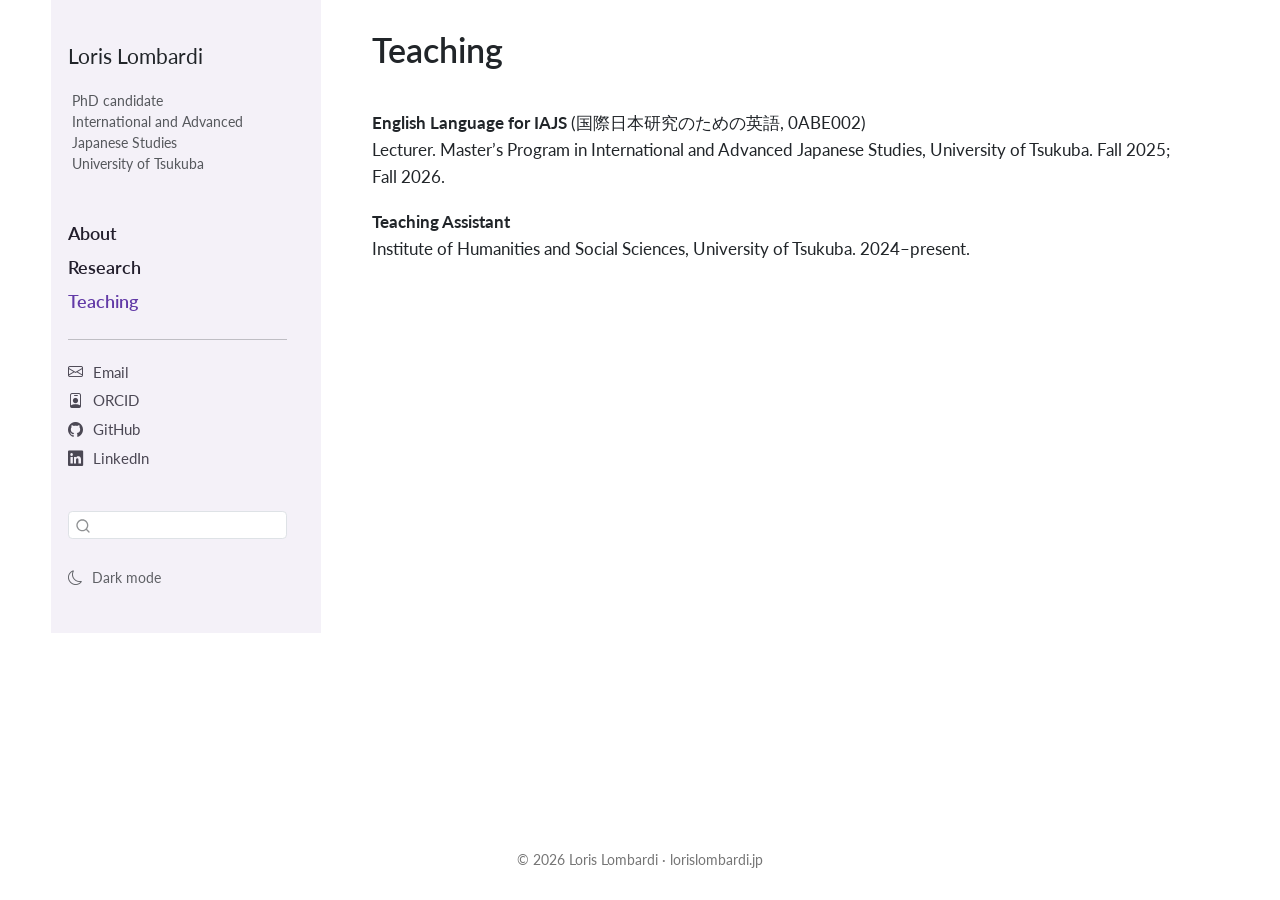
<file: docs/teaching.html>
<!DOCTYPE html>
<html xmlns="http://www.w3.org/1999/xhtml" lang="en" xml:lang="en"><head>

<meta charset="utf-8">
<meta name="generator" content="quarto-1.10.18">

<meta name="viewport" content="width=device-width, initial-scale=1.0, user-scalable=yes">


<title>Teaching – Loris Lombardi</title>
<style>
/* Default styles provided by pandoc.
** See https://pandoc.org/MANUAL.html#variables-for-html for config info.
*/
span.smallcaps{font-variant: small-caps;}
div.columns{display: flex; gap: 1.5em;}
div.column{flex: auto;}
@media screen {
div.columns{gap: min(4vw, 1.5em);}
div.column{overflow-x: auto;}
}
div.hanging-indent{margin-left: 1.5em; text-indent: -1.5em;}
ul.task-list{list-style: none;}
ul.task-list li input[type="checkbox"] {
  width: 0.8em;
  margin: 0 0.8em 0.2em -1em; /* quarto-specific, see https://github.com/quarto-dev/quarto-cli/issues/4556 */ 
  vertical-align: middle;
}
</style>


<script src="site_libs/quarto-nav/quarto-nav.js"></script>
<script src="site_libs/quarto-nav/headroom.min.js"></script>
<script src="site_libs/clipboard/clipboard.min.js"></script>
<script src="site_libs/quarto-search/autocomplete.umd.js"></script>
<script src="site_libs/quarto-search/fuse.min.js"></script>
<script src="site_libs/quarto-search/quarto-search.js"></script>
<meta name="quarto:offset" content="./">
<script src="site_libs/quarto-html/quarto.js" type="module"></script>
<script src="site_libs/quarto-html/tabsets/tabsets.js" type="module"></script>
<script src="site_libs/quarto-html/popper.min.js"></script>
<script src="site_libs/quarto-html/tippy.umd.min.js"></script>
<script src="site_libs/quarto-html/anchor.min.js"></script>
<link href="site_libs/quarto-html/tippy.css" rel="stylesheet">
<link href="site_libs/quarto-html/quarto-syntax-highlighting-64a204ab8560d761af7679ceaba22944.css" rel="stylesheet" class="quarto-color-scheme" id="quarto-text-highlighting-styles">
<link href="site_libs/quarto-html/quarto-syntax-highlighting-dark-b85bc7c33db8c58e0ec93c3465666fed.css" rel="stylesheet" class="quarto-color-scheme quarto-color-alternate" id="quarto-text-highlighting-styles">
<link href="site_libs/quarto-html/quarto-syntax-highlighting-64a204ab8560d761af7679ceaba22944.css" rel="stylesheet" class="quarto-color-scheme-extra" id="quarto-text-highlighting-styles">
<script src="site_libs/bootstrap/bootstrap.min.js"></script>
<link href="site_libs/bootstrap/bootstrap-icons.css" rel="stylesheet">
<link href="site_libs/bootstrap/bootstrap-3578c9d876ef4ba73c125dac4809cf32.min.css" rel="stylesheet" append-hash="true" class="quarto-color-scheme" id="quarto-bootstrap" data-mode="light">
<link href="site_libs/bootstrap/bootstrap-dark-7be90fed70df897961aa5caa4abe3116.min.css" rel="stylesheet" append-hash="true" class="quarto-color-scheme quarto-color-alternate" id="quarto-bootstrap" data-mode="dark">
<link href="site_libs/bootstrap/bootstrap-3578c9d876ef4ba73c125dac4809cf32.min.css" rel="stylesheet" append-hash="true" class="quarto-color-scheme-extra" id="quarto-bootstrap" data-mode="light">
<script id="quarto-search-options" type="application/json">{
  "location": "sidebar",
  "copy-button": false,
  "collapse-after": 3,
  "panel-placement": "start",
  "type": "textbox",
  "limit": 50,
  "keyboard-shortcut": [
    "f",
    "/",
    "s"
  ],
  "language": {
    "search-no-results-text": "No results",
    "search-matching-documents-text": "matching documents",
    "search-copy-link-title": "Copy link to search",
    "search-hide-matches-text": "Hide additional matches",
    "search-more-match-text": "more match in this document",
    "search-more-matches-text": "more matches in this document",
    "search-clear-button-title": "Clear",
    "search-text-placeholder": "",
    "search-detached-cancel-button-title": "Cancel",
    "search-submit-button-title": "Submit",
    "search-label": "Search"
  }
}</script>


<link rel="stylesheet" href="style.css">
</head>

<body class="nav-sidebar floating fullcontent quarto-light"><script id="quarto-html-before-body" type="application/javascript">
    const toggleBodyColorMode = (bsSheetEl) => {
      const mode = bsSheetEl.getAttribute("data-mode");
      const bodyEl = window.document.querySelector("body");
      if (mode === "dark") {
        bodyEl.classList.add("quarto-dark");
        bodyEl.classList.remove("quarto-light");
      } else {
        bodyEl.classList.add("quarto-light");
        bodyEl.classList.remove("quarto-dark");
      }
    }
    const toggleBodyColorPrimary = () => {
      const bsSheetEl = window.document.querySelector("link#quarto-bootstrap:not([rel=disabled-stylesheet])");
      if (bsSheetEl) {
        toggleBodyColorMode(bsSheetEl);
      }
    }
    const setColorSchemeToggle = (alternate) => {
      const toggles = window.document.querySelectorAll('.quarto-color-scheme-toggle');
      for (let i=0; i < toggles.length; i++) {
        const toggle = toggles[i];
        if (toggle) {
          if (alternate) {
            toggle.classList.add("alternate");
          } else {
            toggle.classList.remove("alternate");
          }
        }
      }
    };
    const toggleColorMode = (alternate) => {
      // Switch the stylesheets
      const primaryStylesheets = window.document.querySelectorAll('link.quarto-color-scheme:not(.quarto-color-alternate)');
      const alternateStylesheets = window.document.querySelectorAll('link.quarto-color-scheme.quarto-color-alternate');
      manageTransitions('#quarto-margin-sidebar .nav-link', false);
      if (alternate) {
        // note: dark is layered on light, we don't disable primary!
        enableStylesheet(alternateStylesheets);
        for (const sheetNode of alternateStylesheets) {
          if (sheetNode.id === "quarto-bootstrap") {
            toggleBodyColorMode(sheetNode);
          }
        }
      } else {
        disableStylesheet(alternateStylesheets);
        enableStylesheet(primaryStylesheets)
        toggleBodyColorPrimary();
      }
      manageTransitions('#quarto-margin-sidebar .nav-link', true);
      // Switch the toggles
      setColorSchemeToggle(alternate)
      // Hack to workaround the fact that safari doesn't
      // properly recolor the scrollbar when toggling (#1455)
      if (navigator.userAgent.indexOf('Safari') > 0 && navigator.userAgent.indexOf('Chrome') == -1) {
        manageTransitions("body", false);
        window.scrollTo(0, 1);
        setTimeout(() => {
          window.scrollTo(0, 0);
          manageTransitions("body", true);
        }, 40);
      }
    }
    const disableStylesheet = (stylesheets) => {
      for (let i=0; i < stylesheets.length; i++) {
        const stylesheet = stylesheets[i];
        stylesheet.rel = 'disabled-stylesheet';
      }
    }
    const enableStylesheet = (stylesheets) => {
      for (let i=0; i < stylesheets.length; i++) {
        const stylesheet = stylesheets[i];
        if(stylesheet.rel !== 'stylesheet') { // for Chrome, which will still FOUC without this check
          stylesheet.rel = 'stylesheet';
        }
      }
    }
    const manageTransitions = (selector, allowTransitions) => {
      const els = window.document.querySelectorAll(selector);
      for (let i=0; i < els.length; i++) {
        const el = els[i];
        if (allowTransitions) {
          el.classList.remove('notransition');
        } else {
          el.classList.add('notransition');
        }
      }
    }
    const isFileUrl = () => {
      return window.location.protocol === 'file:';
    }
    const hasAlternateSentinel = () => {
      let styleSentinel = getColorSchemeSentinel();
      if (styleSentinel !== null) {
        return styleSentinel === "alternate";
      } else {
        return false;
      }
    }
    const setStyleSentinel = (alternate) => {
      const value = alternate ? "alternate" : "default";
      if (!isFileUrl()) {
        window.localStorage.setItem("quarto-color-scheme", value);
      } else {
        localAlternateSentinel = value;
      }
    }
    const getColorSchemeSentinel = () => {
      if (!isFileUrl()) {
        const storageValue = window.localStorage.getItem("quarto-color-scheme");
        return storageValue != null ? storageValue : localAlternateSentinel;
      } else {
        return localAlternateSentinel;
      }
    }
    const toggleGiscusIfUsed = (isAlternate, darkModeDefault) => {
      const baseTheme = document.querySelector('#giscus-base-theme')?.value ?? 'light';
      const alternateTheme = document.querySelector('#giscus-alt-theme')?.value ?? 'dark';
      let newTheme = '';
      if(authorPrefersDark) {
        newTheme = isAlternate ? baseTheme : alternateTheme;
      } else {
        newTheme = isAlternate ? alternateTheme : baseTheme;
      }
      const changeGiscusTheme = () => {
        // From: https://github.com/giscus/giscus/issues/336
        const sendMessage = (message) => {
          const iframe = document.querySelector('iframe.giscus-frame');
          if (!iframe) return;
          iframe.contentWindow.postMessage({ giscus: message }, 'https://giscus.app');
        }
        sendMessage({
          setConfig: {
            theme: newTheme
          }
        });
      }
      const isGiscussLoaded = window.document.querySelector('iframe.giscus-frame') !== null;
      if (isGiscussLoaded) {
        changeGiscusTheme();
      }
    };
    const authorPrefersDark = false;
    const darkModeDefault = authorPrefersDark;
      document.querySelector('link#quarto-text-highlighting-styles.quarto-color-scheme-extra').rel = 'disabled-stylesheet';
      document.querySelector('link#quarto-bootstrap.quarto-color-scheme-extra').rel = 'disabled-stylesheet';
    let localAlternateSentinel = darkModeDefault ? 'alternate' : 'default';
    // Dark / light mode switch
    window.quartoToggleColorScheme = () => {
      // Read the current dark / light value
      let toAlternate = !hasAlternateSentinel();
      toggleColorMode(toAlternate);
      setStyleSentinel(toAlternate);
      toggleGiscusIfUsed(toAlternate, darkModeDefault);
      window.dispatchEvent(new Event('resize'));
    };
    // Switch to dark mode if need be
    if (hasAlternateSentinel()) {
      toggleColorMode(true);
    } else {
      toggleColorMode(false);
    }
  </script>

<div id="quarto-search-results"></div>
  <header id="quarto-header" class="headroom fixed-top">
  <nav class="quarto-secondary-nav">
    <div class="container-fluid d-flex">
      <button type="button" class="quarto-btn-toggle btn" data-bs-toggle="collapse" role="button" data-bs-target=".quarto-sidebar-collapse-item" aria-controls="quarto-sidebar" aria-expanded="false" aria-label="Toggle sidebar navigation" onclick="if (window.quartoToggleHeadroom) { window.quartoToggleHeadroom(); }">
        <i class="bi bi-layout-text-sidebar-reverse"></i>
      </button>
        <nav class="quarto-page-breadcrumbs" aria-label="breadcrumb"><ol class="breadcrumb"><li class="breadcrumb-item"><a href="./teaching.html">Teaching</a></li></ol></nav>
        <a class="flex-grow-1" role="navigation" data-bs-toggle="collapse" data-bs-target=".quarto-sidebar-collapse-item" aria-controls="quarto-sidebar" aria-expanded="false" aria-label="Toggle sidebar navigation" onclick="if (window.quartoToggleHeadroom) { window.quartoToggleHeadroom(); }">      
        </a>
      <button type="button" class="btn quarto-search-button" aria-label="Search" onclick="window.quartoOpenSearch();">
        <i class="bi bi-search"></i>
      </button>
    </div>
  </nav>
</header>
<!-- content -->
<div id="quarto-content" class="quarto-container page-columns page-rows-contents page-layout-article">
<!-- sidebar -->
  <nav id="quarto-sidebar" class="sidebar collapse collapse-horizontal quarto-sidebar-collapse-item sidebar-navigation floating overflow-auto"><div class="quarto-sidebar-header"><div class="sidebar-header-item">
<div class="profile">
<div class="portrait" aria-hidden="true">

</div>
<p class="profile-role">
PhD candidate<br>International and Advanced Japanese Studies<br>University of Tsukuba
</p>
</div>
</div></div>
    <div class="pt-lg-2 mt-2 text-left sidebar-header">
    <div class="sidebar-title mb-0 py-0">
      <a href="./">Loris Lombardi</a> 
        <div class="sidebar-tools-main">
  <a href="" class="quarto-color-scheme-toggle quarto-navigation-tool  px-1" onclick="window.quartoToggleColorScheme(); return false;" title="Toggle dark mode"><i class="bi"></i></a>
</div>
    </div>
      </div>
        <div class="mt-2 flex-shrink-0 align-items-center">
        <div class="sidebar-search">
        <div id="quarto-search" class="" title="Search"></div>
        </div>
        </div>
    <div class="sidebar-menu-container"> 
    <ul class="list-unstyled mt-1">
        <li class="sidebar-item">
  <div class="sidebar-item-container"> 
  <a href="./index.html" class="sidebar-item-text sidebar-link">
 <span class="menu-text">About</span></a>
  </div>
</li>
        <li class="sidebar-item">
  <div class="sidebar-item-container"> 
  <a href="./research.html" class="sidebar-item-text sidebar-link">
 <span class="menu-text">Research</span></a>
  </div>
</li>
        <li class="sidebar-item">
  <div class="sidebar-item-container"> 
  <a href="./teaching.html" class="sidebar-item-text sidebar-link active">
 <span class="menu-text">Teaching</span></a>
  </div>
</li>
        <li class="px-0"><hr class="sidebar-divider hi "></li>
        <li class="sidebar-item">
  <div class="sidebar-item-container"> 
  <a href="mailto:loris.lombardi.jp@gmail.com" class="sidebar-item-text sidebar-link"><i class="bi bi-envelope" role="img">
</i> 
 <span class="menu-text">Email</span></a>
  </div>
</li>
        <li class="sidebar-item">
  <div class="sidebar-item-container"> 
  <a href="https://orcid.org/0009-0002-4915-1750" class="sidebar-item-text sidebar-link"><i class="bi bi-person-badge" role="img">
</i> 
 <span class="menu-text">ORCID</span></a>
  </div>
</li>
        <li class="sidebar-item">
  <div class="sidebar-item-container"> 
  <a href="https://github.com/lolonifuji" class="sidebar-item-text sidebar-link"><i class="bi bi-github" role="img">
</i> 
 <span class="menu-text">GitHub</span></a>
  </div>
</li>
        <li class="sidebar-item">
  <div class="sidebar-item-container"> 
  <a href="https://www.linkedin.com/in/lorislombardi" class="sidebar-item-text sidebar-link"><i class="bi bi-linkedin" role="img">
</i> 
 <span class="menu-text">LinkedIn</span></a>
  </div>
</li>
    </ul>
    </div>
<div class="quarto-sidebar-footer"><div class="sidebar-footer-item">
<div class="theme-switch">
<p><a href="#" class="theme-toggle" role="button" aria-label="Toggle dark mode" onclick="window.quartoToggleColorScheme(); return false;"><span class="to-dark"><i class="bi bi-moon"></i> Dark mode</span><span class="to-light"><i class="bi bi-sun"></i> Light mode</span></a></p>
</div>
</div></div></nav>
<div id="quarto-sidebar-glass" class="quarto-sidebar-collapse-item" data-bs-toggle="collapse" data-bs-target=".quarto-sidebar-collapse-item"></div>
<!-- margin-sidebar -->
    
<!-- main -->
<main class="content" id="quarto-document-content">


<header id="title-block-header" class="quarto-title-block default">
<div class="quarto-title">
<h1 class="title">Teaching</h1>
</div>



<div class="quarto-title-meta">

    
  
    
  </div>
  


</header>


<p><strong>English Language for IAJS</strong> (国際日本研究のための英語, 0ABE002)<br>
Lecturer. Master’s Program in International and Advanced Japanese Studies, University of Tsukuba. Fall 2025; Fall 2026.</p>
<p><strong>Teaching Assistant</strong><br>
Institute of Humanities and Social Sciences, University of Tsukuba. 2024–present.</p>



</main> <!-- /main -->
<script id="quarto-html-after-body" type="application/javascript">
  window.document.addEventListener("DOMContentLoaded", function (event) {
    // Ensure there is a toggle, if there isn't float one in the top right
    if (window.document.querySelector('.quarto-color-scheme-toggle') === null) {
      const a = window.document.createElement('a');
      a.classList.add('top-right');
      a.classList.add('quarto-color-scheme-toggle');
      a.href = "";
      a.onclick = function() { try { window.quartoToggleColorScheme(); } catch {} return false; };
      const i = window.document.createElement("i");
      i.classList.add('bi');
      a.appendChild(i);
      window.document.body.appendChild(a);
    }
    setColorSchemeToggle(hasAlternateSentinel())
    const icon = "";
    const anchorJS = new window.AnchorJS();
    anchorJS.options = {
      placement: 'right',
      icon: icon
    };
    anchorJS.add('.anchored');
    const isCodeAnnotation = (el) => {
      for (const clz of el.classList) {
        if (clz.startsWith('code-annotation-')) {                     
          return true;
        }
      }
      return false;
    }
    const onCopySuccess = function(e) {
      // button target
      const button = e.trigger;
      // don't keep focus
      button.blur();
      // flash "checked"
      button.classList.add('code-copy-button-checked');
      var currentTitle = button.getAttribute("title");
      button.setAttribute("title", "Copied!");
      let tooltip;
      if (window.bootstrap) {
        button.setAttribute("data-bs-toggle", "tooltip");
        button.setAttribute("data-bs-placement", "left");
        button.setAttribute("data-bs-title", "Copied!");
        tooltip = new bootstrap.Tooltip(button, 
          { trigger: "manual", 
            customClass: "code-copy-button-tooltip",
            offset: [0, -8]});
        tooltip.show();    
      }
      setTimeout(function() {
        if (tooltip) {
          tooltip.hide();
          button.removeAttribute("data-bs-title");
          button.removeAttribute("data-bs-toggle");
          button.removeAttribute("data-bs-placement");
        }
        button.setAttribute("title", currentTitle);
        button.classList.remove('code-copy-button-checked');
      }, 1000);
      // clear code selection
      e.clearSelection();
    }
    const getTextToCopy = function(trigger) {
      const outerScaffold = trigger.parentElement.cloneNode(true);
      const codeEl = outerScaffold.querySelector('code');
      for (const childEl of codeEl.children) {
        if (isCodeAnnotation(childEl)) {
          childEl.remove();
        }
      }
      return codeEl.innerText;
    }
    const clipboard = new window.ClipboardJS('.code-copy-button:not([data-in-quarto-modal])', {
      text: getTextToCopy
    });
    clipboard.on('success', onCopySuccess);
    if (window.document.getElementById('quarto-embedded-source-code-modal')) {
      const clipboardModal = new window.ClipboardJS('.code-copy-button[data-in-quarto-modal]', {
        text: getTextToCopy,
        container: window.document.getElementById('quarto-embedded-source-code-modal')
      });
      clipboardModal.on('success', onCopySuccess);
    }
      var localhostRegex = new RegExp(/^(?:http|https):\/\/localhost\:?[0-9]*\//);
      var mailtoRegex = new RegExp(/^mailto:/);
        var filterRegex = new RegExp("https:\/\/lorislombardi\.jp");
      var isInternal = (href) => {
          return filterRegex.test(href) || localhostRegex.test(href) || mailtoRegex.test(href);
      }
      // Inspect non-navigation links and adorn them if external
     var links = window.document.querySelectorAll('a[href]:not(.nav-link):not(.navbar-brand):not(.toc-action):not(.sidebar-link):not(.sidebar-item-toggle):not(.pagination-link):not(.no-external):not([aria-hidden]):not(.dropdown-item):not(.quarto-navigation-tool):not(.about-link)');
      for (var i=0; i<links.length; i++) {
        const link = links[i];
        if (!isInternal(link.href)) {
          // undo the damage that might have been done by quarto-nav.js in the case of
          // links that we want to consider external
          if (link.dataset.originalHref !== undefined) {
            link.href = link.dataset.originalHref;
          }
        }
      }
    function tippyHover(el, contentFn, onTriggerFn, onUntriggerFn) {
      const config = {
        allowHTML: true,
        maxWidth: 500,
        delay: 100,
        arrow: false,
        appendTo: function(el) {
            return el.parentElement;
        },
        interactive: true,
        interactiveBorder: 10,
        theme: 'quarto',
        placement: 'bottom-start',
      };
      if (contentFn) {
        config.content = contentFn;
      }
      if (onTriggerFn) {
        config.onTrigger = onTriggerFn;
      }
      if (onUntriggerFn) {
        config.onUntrigger = onUntriggerFn;
      }
      window.tippy(el, config); 
    }
    const noterefs = window.document.querySelectorAll('a[role="doc-noteref"]');
    for (var i=0; i<noterefs.length; i++) {
      const ref = noterefs[i];
      tippyHover(ref, function() {
        // use id or data attribute instead here
        let href = ref.getAttribute('data-footnote-href') || ref.getAttribute('href');
        try { href = new URL(href).hash; } catch {}
        const id = href.replace(/^#\/?/, "");
        const note = window.document.getElementById(id);
        if (note) {
          return note.innerHTML;
        } else {
          return "";
        }
      });
    }
    const xrefs = window.document.querySelectorAll('a.quarto-xref');
    const processXRef = (id, note) => {
      // Strip column container classes
      const stripColumnClz = (el) => {
        el.classList.remove("page-full", "page-columns");
        if (el.children) {
          for (const child of el.children) {
            stripColumnClz(child);
          }
        }
      }
      stripColumnClz(note)
      if (id === null || id.startsWith('sec-')) {
        // Special case sections, only their first couple elements
        const container = document.createElement("div");
        if (note.children && note.children.length > 2) {
          container.appendChild(note.children[0].cloneNode(true));
          for (let i = 1; i < note.children.length; i++) {
            const child = note.children[i];
            if (child.tagName === "P" && child.innerText === "") {
              continue;
            } else {
              container.appendChild(child.cloneNode(true));
              break;
            }
          }
          if (window.Quarto?.typesetMath) {
            window.Quarto.typesetMath(container);
          }
          return container.innerHTML
        } else {
          if (window.Quarto?.typesetMath) {
            window.Quarto.typesetMath(note);
          }
          return note.innerHTML;
        }
      } else {
        // Remove any anchor links if they are present
        const anchorLink = note.querySelector('a.anchorjs-link');
        if (anchorLink) {
          anchorLink.remove();
        }
        if (window.Quarto?.typesetMath) {
          window.Quarto.typesetMath(note);
        }
        if (note.classList.contains("callout")) {
          return note.outerHTML;
        } else {
          return note.innerHTML;
        }
      }
    }
    for (var i=0; i<xrefs.length; i++) {
      const xref = xrefs[i];
      tippyHover(xref, undefined, function(instance) {
        instance.disable();
        let url = xref.getAttribute('href');
        let hash = undefined; 
        if (url.startsWith('#')) {
          hash = url;
        } else {
          try { hash = new URL(url).hash; } catch {}
        }
        if (hash) {
          const id = hash.replace(/^#\/?/, "");
          const note = window.document.getElementById(id);
          if (note !== null) {
            try {
              const html = processXRef(id, note.cloneNode(true));
              instance.setContent(html);
            } finally {
              instance.enable();
              instance.show();
            }
          } else {
            // See if we can fetch this
            fetch(url.split('#')[0])
            .then(res => res.text())
            .then(html => {
              const parser = new DOMParser();
              const htmlDoc = parser.parseFromString(html, "text/html");
              const note = htmlDoc.getElementById(id);
              if (note !== null) {
                const html = processXRef(id, note);
                instance.setContent(html);
              } 
            }).finally(() => {
              instance.enable();
              instance.show();
            });
          }
        } else {
          // See if we can fetch a full url (with no hash to target)
          // This is a special case and we should probably do some content thinning / targeting
          fetch(url)
          .then(res => res.text())
          .then(html => {
            const parser = new DOMParser();
            const htmlDoc = parser.parseFromString(html, "text/html");
            const note = htmlDoc.querySelector('main.content');
            if (note !== null) {
              // This should only happen for chapter cross references
              // (since there is no id in the URL)
              // remove the first header
              if (note.children.length > 0 && note.children[0].tagName === "HEADER") {
                note.children[0].remove();
              }
              const html = processXRef(null, note);
              instance.setContent(html);
            } 
          }).finally(() => {
            instance.enable();
            instance.show();
          });
        }
      }, function(instance) {
      });
    }
        let selectedAnnoteEl;
        const selectorForAnnotation = ( cell, annotation) => {
          let cellAttr = 'data-code-cell="' + cell + '"';
          let lineAttr = 'data-code-annotation="' +  annotation + '"';
          const selector = 'span[' + cellAttr + '][' + lineAttr + ']';
          return selector;
        }
        const selectCodeLines = (annoteEl) => {
          const doc = window.document;
          const targetCell = annoteEl.getAttribute("data-target-cell");
          const targetAnnotation = annoteEl.getAttribute("data-target-annotation");
          const annoteSpan = window.document.querySelector(selectorForAnnotation(targetCell, targetAnnotation));
          const lines = annoteSpan.getAttribute("data-code-lines").split(",");
          const lineIds = lines.map((line) => {
            return targetCell + "-" + line;
          })
          let top = null;
          let height = null;
          let parent = null;
          if (lineIds.length > 0) {
              //compute the position of the single el (top and bottom and make a div)
              const el = window.document.getElementById(lineIds[0]);
              top = el.offsetTop;
              height = el.offsetHeight;
              parent = el.parentElement.parentElement;
            if (lineIds.length > 1) {
              const lastEl = window.document.getElementById(lineIds[lineIds.length - 1]);
              const bottom = lastEl.offsetTop + lastEl.offsetHeight;
              height = bottom - top;
            }
            if (top !== null && height !== null && parent !== null) {
              // cook up a div (if necessary) and position it 
              let div = window.document.getElementById("code-annotation-line-highlight");
              if (div === null) {
                div = window.document.createElement("div");
                div.setAttribute("id", "code-annotation-line-highlight");
                div.style.position = 'absolute';
                parent.appendChild(div);
              }
              div.style.top = top - 2 + "px";
              div.style.height = height + 4 + "px";
              div.style.left = 0;
              let gutterDiv = window.document.getElementById("code-annotation-line-highlight-gutter");
              if (gutterDiv === null) {
                gutterDiv = window.document.createElement("div");
                gutterDiv.setAttribute("id", "code-annotation-line-highlight-gutter");
                gutterDiv.style.position = 'absolute';
                const codeCell = window.document.getElementById(targetCell);
                const gutter = codeCell.querySelector('.code-annotation-gutter');
                gutter.appendChild(gutterDiv);
              }
              gutterDiv.style.top = top - 2 + "px";
              gutterDiv.style.height = height + 4 + "px";
            }
            selectedAnnoteEl = annoteEl;
          }
        };
        const unselectCodeLines = () => {
          const elementsIds = ["code-annotation-line-highlight", "code-annotation-line-highlight-gutter"];
          elementsIds.forEach((elId) => {
            const div = window.document.getElementById(elId);
            if (div) {
              div.remove();
            }
          });
          selectedAnnoteEl = undefined;
        };
          // Handle positioning of the toggle
      window.addEventListener(
        "resize",
        throttle(() => {
          elRect = undefined;
          if (selectedAnnoteEl) {
            selectCodeLines(selectedAnnoteEl);
          }
        }, 10)
      );
      function throttle(fn, ms) {
      let throttle = false;
      let timer;
        return (...args) => {
          if(!throttle) { // first call gets through
              fn.apply(this, args);
              throttle = true;
          } else { // all the others get throttled
              if(timer) clearTimeout(timer); // cancel #2
              timer = setTimeout(() => {
                fn.apply(this, args);
                timer = throttle = false;
              }, ms);
          }
        };
      }
        // Attach click handler to the DT
        const annoteDls = window.document.querySelectorAll('dt[data-target-cell]');
        for (const annoteDlNode of annoteDls) {
          annoteDlNode.addEventListener('click', (event) => {
            const clickedEl = event.target;
            if (clickedEl !== selectedAnnoteEl) {
              unselectCodeLines();
              const activeEl = window.document.querySelector('dt[data-target-cell].code-annotation-active');
              if (activeEl) {
                activeEl.classList.remove('code-annotation-active');
              }
              selectCodeLines(clickedEl);
              clickedEl.classList.add('code-annotation-active');
            } else {
              // Unselect the line
              unselectCodeLines();
              clickedEl.classList.remove('code-annotation-active');
            }
          });
        }
    const findCites = (el) => {
      const parentEl = el.parentElement;
      if (parentEl) {
        const cites = parentEl.dataset.cites;
        if (cites) {
          return {
            el,
            cites: cites.split(' ')
          };
        } else {
          return findCites(el.parentElement)
        }
      } else {
        return undefined;
      }
    };
    var bibliorefs = window.document.querySelectorAll('a[role="doc-biblioref"]');
    for (var i=0; i<bibliorefs.length; i++) {
      const ref = bibliorefs[i];
      const citeInfo = findCites(ref);
      if (citeInfo) {
        tippyHover(citeInfo.el, function() {
          var popup = window.document.createElement('div');
          citeInfo.cites.forEach(function(cite) {
            var citeDiv = window.document.createElement('div');
            citeDiv.classList.add('hanging-indent');
            citeDiv.classList.add('csl-entry');
            var biblioDiv = window.document.getElementById('ref-' + cite);
            if (biblioDiv) {
              citeDiv.innerHTML = biblioDiv.innerHTML;
            }
            popup.appendChild(citeDiv);
          });
          return popup.innerHTML;
        });
      }
    }
  });
  </script>
</div> <!-- /content -->
<footer class="footer">
  <div class="nav-footer">
    <div class="nav-footer-left">
      &nbsp;
    </div>   
    <div class="nav-footer-center">
<p>© 2026 Loris Lombardi · lorislombardi.jp</p>
</div>
    <div class="nav-footer-right">
      &nbsp;
    </div>
  </div>
</footer>




</body></html>
</file>
<file: docs/site_libs/quarto-html/tippy.css>
.tippy-box[data-animation=fade][data-state=hidden]{opacity:0}[data-tippy-root]{max-width:calc(100vw - 10px)}.tippy-box{position:relative;background-color:#333;color:#fff;border-radius:4px;font-size:14px;line-height:1.4;white-space:normal;outline:0;transition-property:transform,visibility,opacity}.tippy-box[data-placement^=top]>.tippy-arrow{bottom:0}.tippy-box[data-placement^=top]>.tippy-arrow:before{bottom:-7px;left:0;border-width:8px 8px 0;border-top-color:initial;transform-origin:center top}.tippy-box[data-placement^=bottom]>.tippy-arrow{top:0}.tippy-box[data-placement^=bottom]>.tippy-arrow:before{top:-7px;left:0;border-width:0 8px 8px;border-bottom-color:initial;transform-origin:center bottom}.tippy-box[data-placement^=left]>.tippy-arrow{right:0}.tippy-box[data-placement^=left]>.tippy-arrow:before{border-width:8px 0 8px 8px;border-left-color:initial;right:-7px;transform-origin:center left}.tippy-box[data-placement^=right]>.tippy-arrow{left:0}.tippy-box[data-placement^=right]>.tippy-arrow:before{left:-7px;border-width:8px 8px 8px 0;border-right-color:initial;transform-origin:center right}.tippy-box[data-inertia][data-state=visible]{transition-timing-function:cubic-bezier(.54,1.5,.38,1.11)}.tippy-arrow{width:16px;height:16px;color:#333}.tippy-arrow:before{content:"";position:absolute;border-color:transparent;border-style:solid}.tippy-content{position:relative;padding:5px 9px;z-index:1}
</file>
<file: docs/site_libs/quarto-html/quarto-syntax-highlighting-64a204ab8560d761af7679ceaba22944.css>
/* quarto syntax highlight colors */
:root {
  --quarto-hl-ot-color: #003B4F;
  --quarto-hl-at-color: #657422;
  --quarto-hl-ss-color: #20794D;
  --quarto-hl-an-color: #5E5E5E;
  --quarto-hl-fu-color: #4758AB;
  --quarto-hl-st-color: #20794D;
  --quarto-hl-cf-color: #003B4F;
  --quarto-hl-op-color: #5E5E5E;
  --quarto-hl-er-color: #AD0000;
  --quarto-hl-bn-color: #AD0000;
  --quarto-hl-al-color: #AD0000;
  --quarto-hl-va-color: #111111;
  --quarto-hl-bu-color: inherit;
  --quarto-hl-ex-color: inherit;
  --quarto-hl-pp-color: #AD0000;
  --quarto-hl-in-color: #5E5E5E;
  --quarto-hl-vs-color: #20794D;
  --quarto-hl-wa-color: #5E5E5E;
  --quarto-hl-do-color: #5E5E5E;
  --quarto-hl-im-color: #00769E;
  --quarto-hl-ch-color: #20794D;
  --quarto-hl-dt-color: #AD0000;
  --quarto-hl-fl-color: #AD0000;
  --quarto-hl-co-color: #5E5E5E;
  --quarto-hl-cv-color: #5E5E5E;
  --quarto-hl-cn-color: #8f5902;
  --quarto-hl-sc-color: #5E5E5E;
  --quarto-hl-dv-color: #AD0000;
  --quarto-hl-kw-color: #003B4F;
}

/* other quarto variables */
:root {
  --quarto-font-monospace: SFMono-Regular, Menlo, Monaco, Consolas, "Liberation Mono", "Courier New", monospace;
}

/* syntax highlight based on Pandoc's rules */
pre > code.sourceCode > span {
  color: #003B4F;
}

code.sourceCode > span {
  color: #003B4F;
}

div.sourceCode,
div.sourceCode pre.sourceCode {
  color: #003B4F;
}

/* Normal */
code span {
  color: #003B4F;
}

/* Alert */
code span.al {
  color: #AD0000;
  font-style: inherit;
}

/* Annotation */
code span.an {
  color: #5E5E5E;
  font-style: inherit;
}

/* Attribute */
code span.at {
  color: #657422;
  font-style: inherit;
}

/* BaseN */
code span.bn {
  color: #AD0000;
  font-style: inherit;
}

/* BuiltIn */
code span.bu {
  font-style: inherit;
}

/* ControlFlow */
code span.cf {
  color: #003B4F;
  font-weight: bold;
  font-style: inherit;
}

/* Char */
code span.ch {
  color: #20794D;
  font-style: inherit;
}

/* Constant */
code span.cn {
  color: #8f5902;
  font-style: inherit;
}

/* Comment */
code span.co {
  color: #5E5E5E;
  font-style: inherit;
}

/* CommentVar */
code span.cv {
  color: #5E5E5E;
  font-style: italic;
}

/* Documentation */
code span.do {
  color: #5E5E5E;
  font-style: italic;
}

/* DataType */
code span.dt {
  color: #AD0000;
  font-style: inherit;
}

/* DecVal */
code span.dv {
  color: #AD0000;
  font-style: inherit;
}

/* Error */
code span.er {
  color: #AD0000;
  font-style: inherit;
}

/* Extension */
code span.ex {
  font-style: inherit;
}

/* Float */
code span.fl {
  color: #AD0000;
  font-style: inherit;
}

/* Function */
code span.fu {
  color: #4758AB;
  font-style: inherit;
}

/* Import */
code span.im {
  color: #00769E;
  font-style: inherit;
}

/* Information */
code span.in {
  color: #5E5E5E;
  font-style: inherit;
}

/* Keyword */
code span.kw {
  color: #003B4F;
  font-weight: bold;
  font-style: inherit;
}

/* Operator */
code span.op {
  color: #5E5E5E;
  font-style: inherit;
}

/* Other */
code span.ot {
  color: #003B4F;
  font-style: inherit;
}

/* Preprocessor */
code span.pp {
  color: #AD0000;
  font-style: inherit;
}

/* SpecialChar */
code span.sc {
  color: #5E5E5E;
  font-style: inherit;
}

/* SpecialString */
code span.ss {
  color: #20794D;
  font-style: inherit;
}

/* String */
code span.st {
  color: #20794D;
  font-style: inherit;
}

/* Variable */
code span.va {
  color: #111111;
  font-style: inherit;
}

/* VerbatimString */
code span.vs {
  color: #20794D;
  font-style: inherit;
}

/* Warning */
code span.wa {
  color: #5E5E5E;
  font-style: italic;
}

.prevent-inlining {
  content: "</";
}

/*# sourceMappingURL=9d8d5bb603a83b8298b89080a598c93b.css.map */
</file>
<file: docs/site_libs/quarto-html/quarto-syntax-highlighting-dark-b85bc7c33db8c58e0ec93c3465666fed.css>
/* quarto syntax highlight colors */
:root {
  --quarto-hl-al-color: #f07178;
  --quarto-hl-an-color: #d4d0ab;
  --quarto-hl-at-color: #00e0e0;
  --quarto-hl-bn-color: #d4d0ab;
  --quarto-hl-bu-color: #abe338;
  --quarto-hl-ch-color: #abe338;
  --quarto-hl-co-color: #f8f8f2;
  --quarto-hl-cv-color: #ffd700;
  --quarto-hl-cn-color: #ffd700;
  --quarto-hl-cf-color: #ffa07a;
  --quarto-hl-dt-color: #ffa07a;
  --quarto-hl-dv-color: #d4d0ab;
  --quarto-hl-do-color: #f8f8f2;
  --quarto-hl-er-color: #f07178;
  --quarto-hl-ex-color: #00e0e0;
  --quarto-hl-fl-color: #d4d0ab;
  --quarto-hl-fu-color: #ffa07a;
  --quarto-hl-im-color: #abe338;
  --quarto-hl-in-color: #d4d0ab;
  --quarto-hl-kw-color: #ffa07a;
  --quarto-hl-op-color: #ffa07a;
  --quarto-hl-ot-color: #00e0e0;
  --quarto-hl-pp-color: #dcc6e0;
  --quarto-hl-re-color: #00e0e0;
  --quarto-hl-sc-color: #abe338;
  --quarto-hl-ss-color: #abe338;
  --quarto-hl-st-color: #abe338;
  --quarto-hl-va-color: #00e0e0;
  --quarto-hl-vs-color: #abe338;
  --quarto-hl-wa-color: #dcc6e0;
}

/* other quarto variables */
:root {
  --quarto-font-monospace: SFMono-Regular, Menlo, Monaco, Consolas, "Liberation Mono", "Courier New", monospace;
}

/* syntax highlight based on Pandoc's rules */
pre > code.sourceCode > span {
  color: #f8f8f2;
}

code.sourceCode > span {
  color: #f8f8f2;
}

div.sourceCode,
div.sourceCode pre.sourceCode {
  color: #f8f8f2;
}

/* Normal */
code span {
  color: #f8f8f2;
}

/* Alert */
code span.al {
  color: #f07178;
}

/* Annotation */
code span.an {
  color: #d4d0ab;
}

/* Attribute */
code span.at {
  color: #00e0e0;
}

/* BaseN */
code span.bn {
  color: #d4d0ab;
}

/* BuiltIn */
code span.bu {
  color: #abe338;
}

/* ControlFlow */
code span.cf {
  font-weight: bold;
  color: #ffa07a;
}

/* Char */
code span.ch {
  color: #abe338;
}

/* Constant */
code span.cn {
  color: #ffd700;
}

/* Comment */
code span.co {
  font-style: italic;
  color: #f8f8f2;
}

/* CommentVar */
code span.cv {
  color: #ffd700;
}

/* Documentation */
code span.do {
  color: #f8f8f2;
}

/* DataType */
code span.dt {
  color: #ffa07a;
}

/* DecVal */
code span.dv {
  color: #d4d0ab;
}

/* Error */
code span.er {
  color: #f07178;
  text-decoration: underline;
}

/* Extension */
code span.ex {
  font-weight: bold;
  color: #00e0e0;
}

/* Float */
code span.fl {
  color: #d4d0ab;
}

/* Function */
code span.fu {
  color: #ffa07a;
}

/* Import */
code span.im {
  color: #abe338;
}

/* Information */
code span.in {
  color: #d4d0ab;
}

/* Keyword */
code span.kw {
  font-weight: bold;
  color: #ffa07a;
}

/* Operator */
code span.op {
  color: #ffa07a;
}

/* Other */
code span.ot {
  color: #00e0e0;
}

/* Preprocessor */
code span.pp {
  color: #dcc6e0;
}

/* RegionMarker */
code span.re {
  background-color: #f8f8f2;
  color: #00e0e0;
}

/* SpecialChar */
code span.sc {
  color: #abe338;
}

/* SpecialString */
code span.ss {
  color: #abe338;
}

/* String */
code span.st {
  color: #abe338;
}

/* Variable */
code span.va {
  color: #00e0e0;
}

/* VerbatimString */
code span.vs {
  color: #abe338;
}

/* Warning */
code span.wa {
  color: #dcc6e0;
}

.prevent-inlining {
  content: "</";
}

/*# sourceMappingURL=4ed8f1090dec6531da29ab00902aa718.css.map */
</file>
<file: docs/style.css>
/* Status words (`in press`, `open access`) never break mid-phrase. */

code { display: inline-block; white-space: nowrap; }

/* Profile block at the top of the docked sidebar. */

.profile {
  padding: 0.5rem 0.25rem 1rem;
  border-bottom: 1px solid rgba(128, 128, 128, 0.25);
  margin-bottom: 0.5rem;
}

.profile .portrait {
  display: none;
  width: 9rem;
  height: 9rem;
  margin: 0.25rem auto 1rem;
  border-radius: 50%;
  background-size: cover;
  background-position: center;
}

.profile .profile-name {
  font-size: 1.25rem;
  font-weight: 600;
  margin: 0 0 0.35rem;
}

.profile .profile-role {
  font-size: 0.85rem;
  line-height: 1.45;
  opacity: 0.75;
  margin: 0;
}

/* Sidebar links: icon and label on one line, no wrapping. */

.sidebar-item .sidebar-link { white-space: nowrap; }
.sidebar-item .sidebar-link .bi { margin-right: 0.35rem; }
#quarto-sidebar .sidebar-divider { margin: 1.4rem 0 1.25rem; }

/* Heading rhythm in the body. */

#title-block-header { margin-bottom: 2.25rem; }
h2 { font-size: 1.5rem; margin-top: 2.5rem; padding-bottom: 0.4rem; }
h3 { font-size: 1.05rem; font-weight: 600; letter-spacing: 0.02em; text-transform: uppercase; opacity: 0.7; margin-top: 1.75rem; margin-bottom: 1rem; }
p { line-height: 1.6; }

/* Sidebar order without a navbar: name and toggle, role, page links, search. */

#quarto-sidebar {
  flex-direction: column;
  padding: 1.25rem 1rem 1.5rem;
}

/* Desktop: docked, content-height. Phones: Bootstrap collapse stays in charge. */

@media (min-width: 992px) {
  #quarto-sidebar {
    display: flex;
    height: auto !important;
    max-height: calc(100vh - 2rem) !important;
    align-self: start;
  }
}
@media (max-width: 991.98px) {
  #quarto-sidebar.collapse:not(.show) { display: none; }
  #quarto-sidebar.show { display: flex; }
}
#quarto-sidebar > .sidebar-header { order: 1; }
#quarto-sidebar > .quarto-sidebar-header { order: 2; }
#quarto-sidebar > .sidebar-menu-container { order: 3; }
#quarto-sidebar > .flex-shrink-0 { order: 4; margin-top: 1.75rem; }
#quarto-sidebar > .quarto-sidebar-footer { order: 5; margin-top: 0.75rem; }
#quarto-sidebar .sidebar-tools-main { display: none; }
#quarto-sidebar .sidebar-search input { font-size: 0.85rem; }

#quarto-sidebar .sidebar-title { font-size: 1.25rem; font-weight: 600; }
#quarto-sidebar .sidebar-title .sidebar-tools-main { margin-left: 0.75rem; }
.profile { padding-top: 0; border-bottom: none; margin-bottom: 0.25rem; }
.profile .profile-role { margin-top: 0.25rem; }

/* Sun/moon theme switch in the sidebar footer. */

.theme-switch .theme-toggle {
  font-size: 0.85rem;
  opacity: 0.7;
  text-decoration: none;
}
.theme-switch .theme-toggle:hover { opacity: 1; }
.theme-switch .bi { margin-right: 0.35rem; }
body.quarto-light .theme-switch .to-light { display: none; }
body.quarto-dark .theme-switch .to-dark { display: none; }

/* Always reserve the scrollbar so short and long pages line up. */

html { overflow-y: scroll; }

/* Page links read as navigation; contact links below the divider are quieter. */

#quarto-sidebar .sidebar-menu-container > ul > li.sidebar-item .sidebar-link {
  font-size: 1.05rem;
  font-weight: 600;
  padding: 0.3rem 0;
}

#quarto-sidebar .sidebar-menu-container > ul > li.px-0 ~ li.sidebar-item .sidebar-link {
  font-size: 0.9rem;
  font-weight: 400;
  opacity: 0.8;
  padding: 0.15rem 0;
}

#quarto-sidebar .sidebar-menu-container > ul > li.px-0 ~ li.sidebar-item .sidebar-link:hover { opacity: 1; }
</file>
